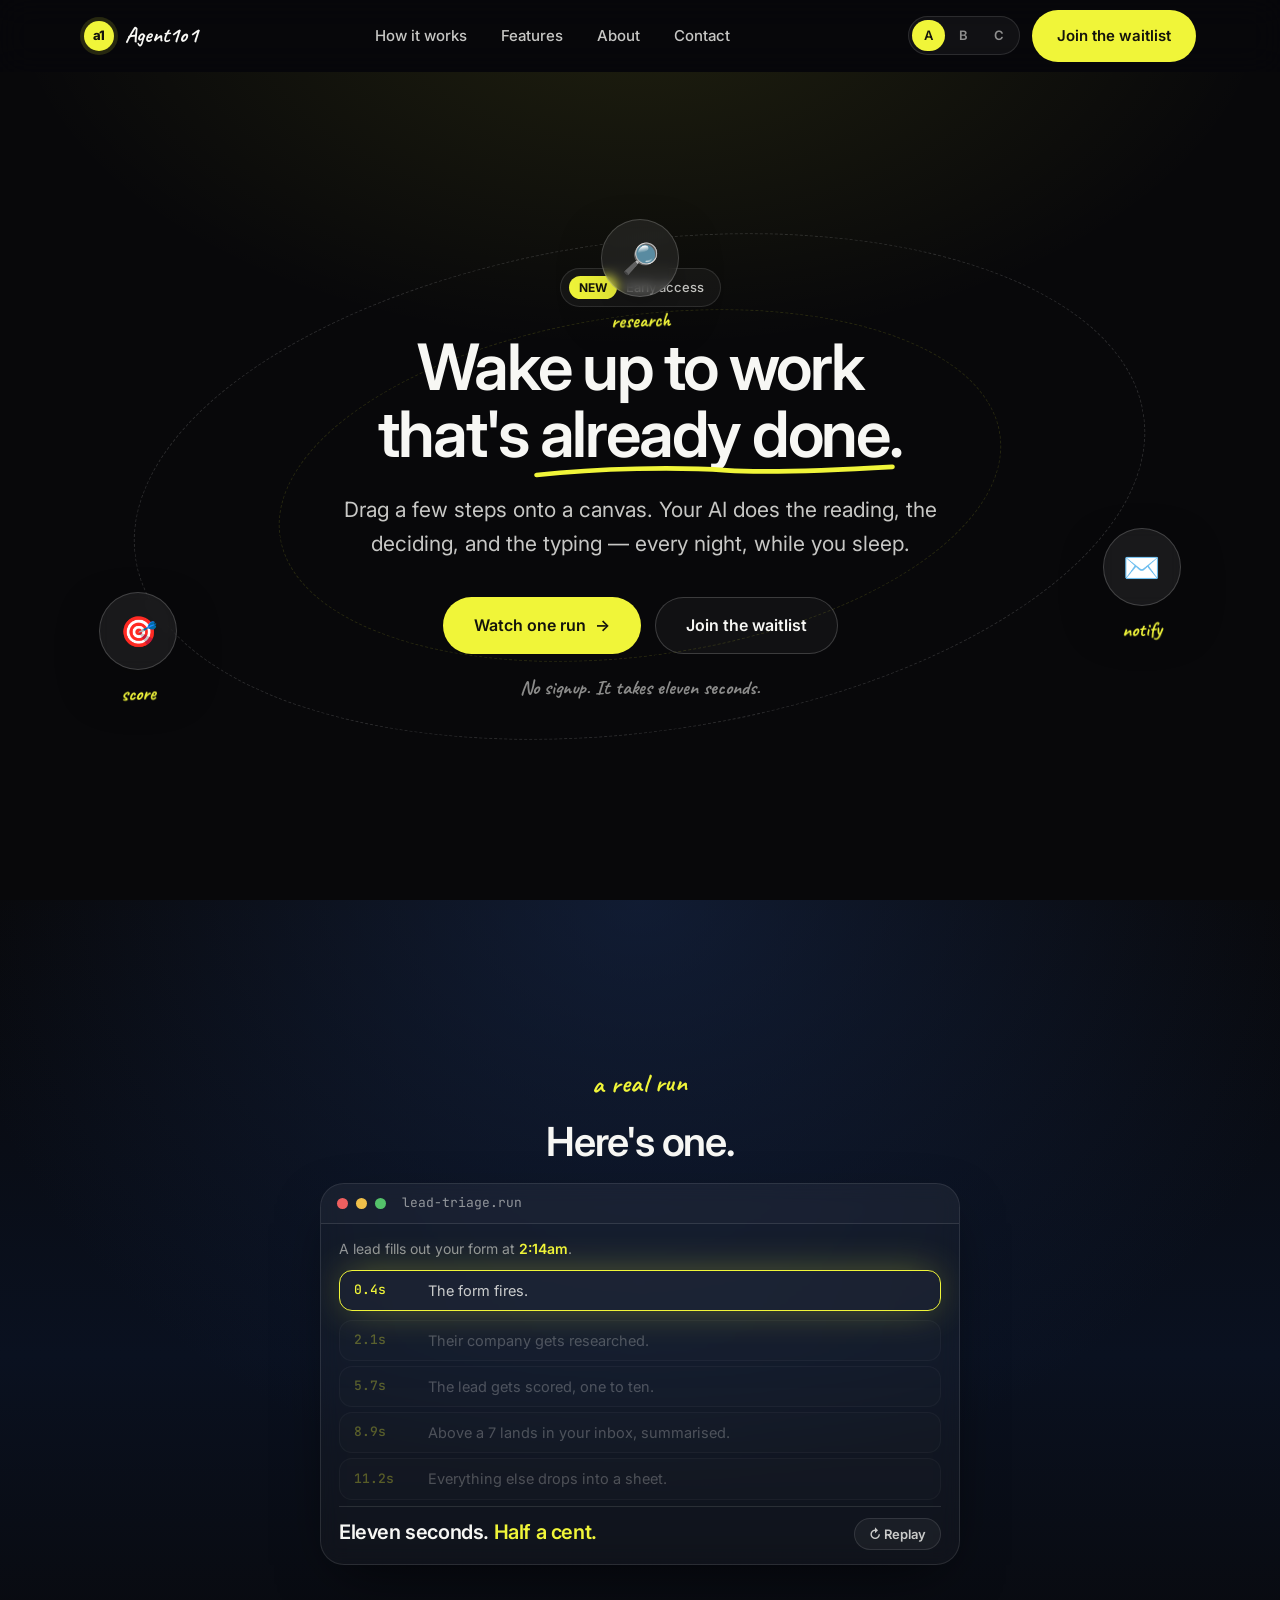
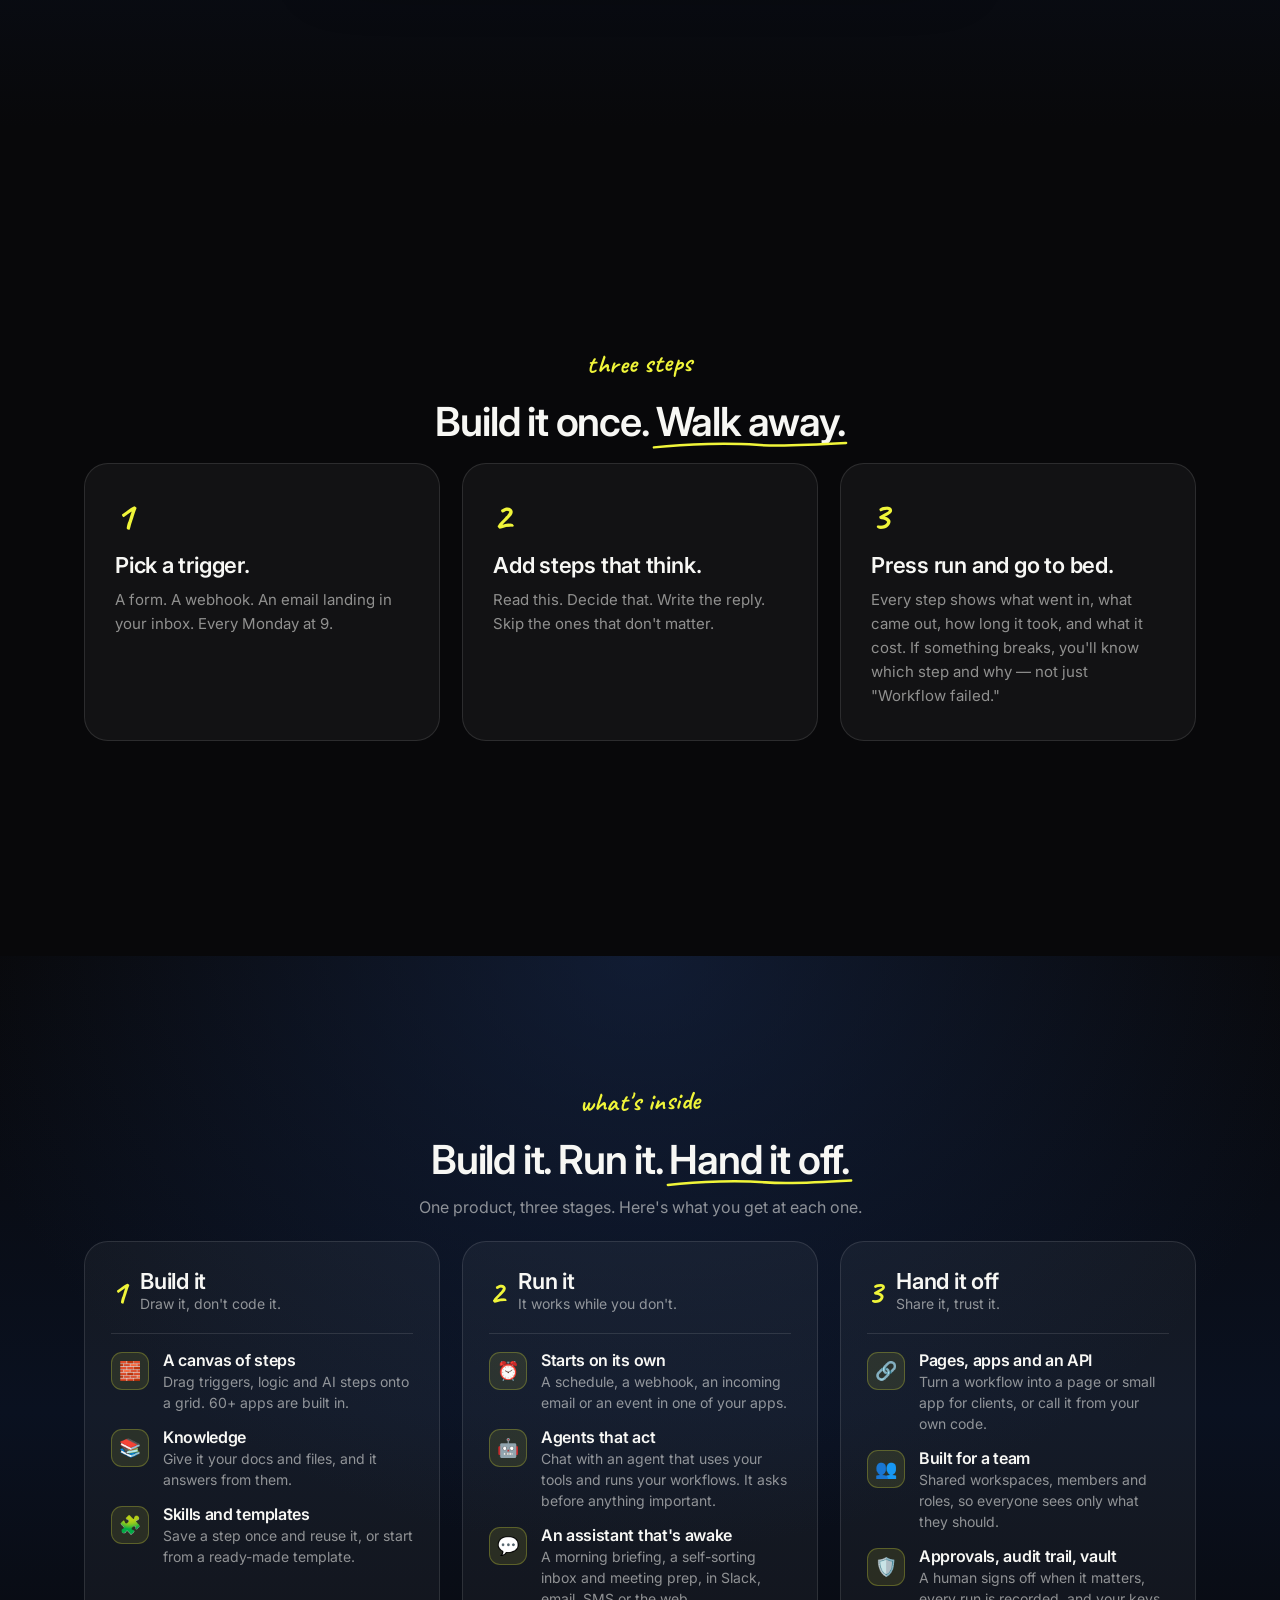
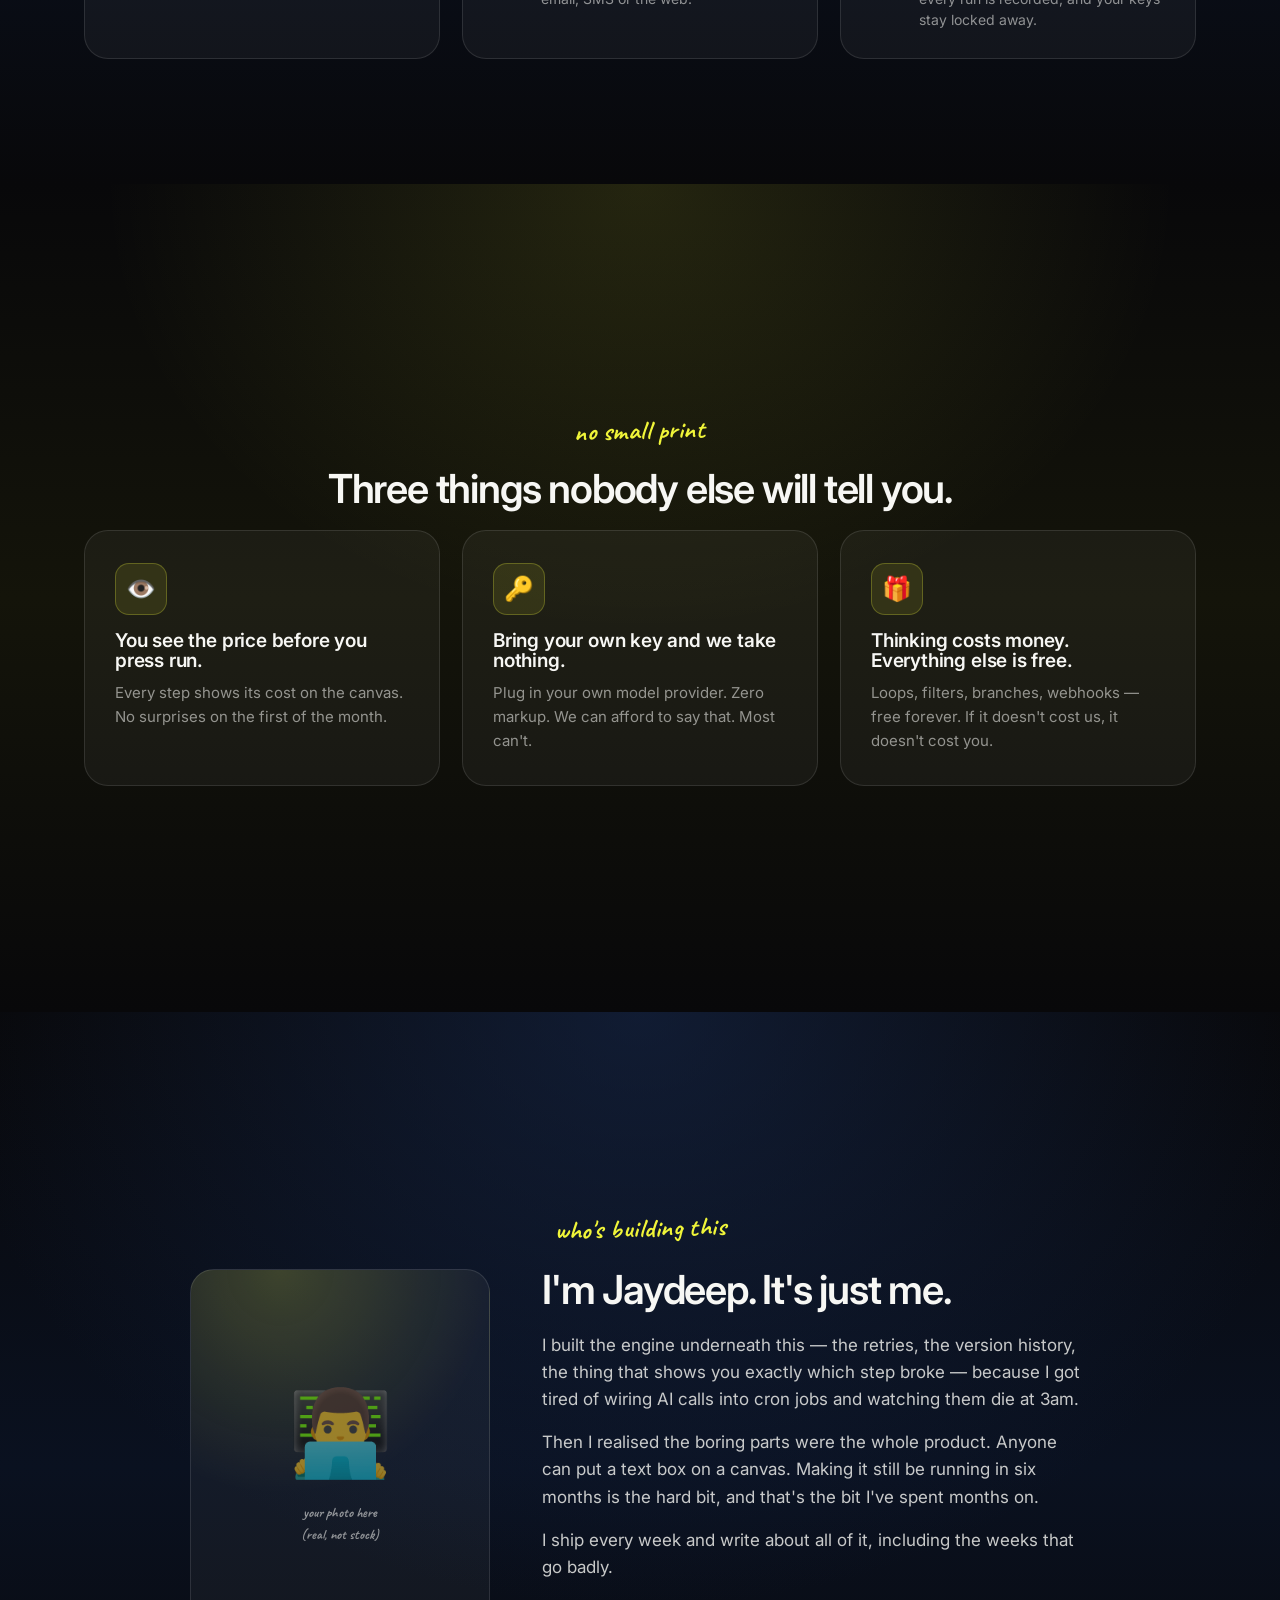
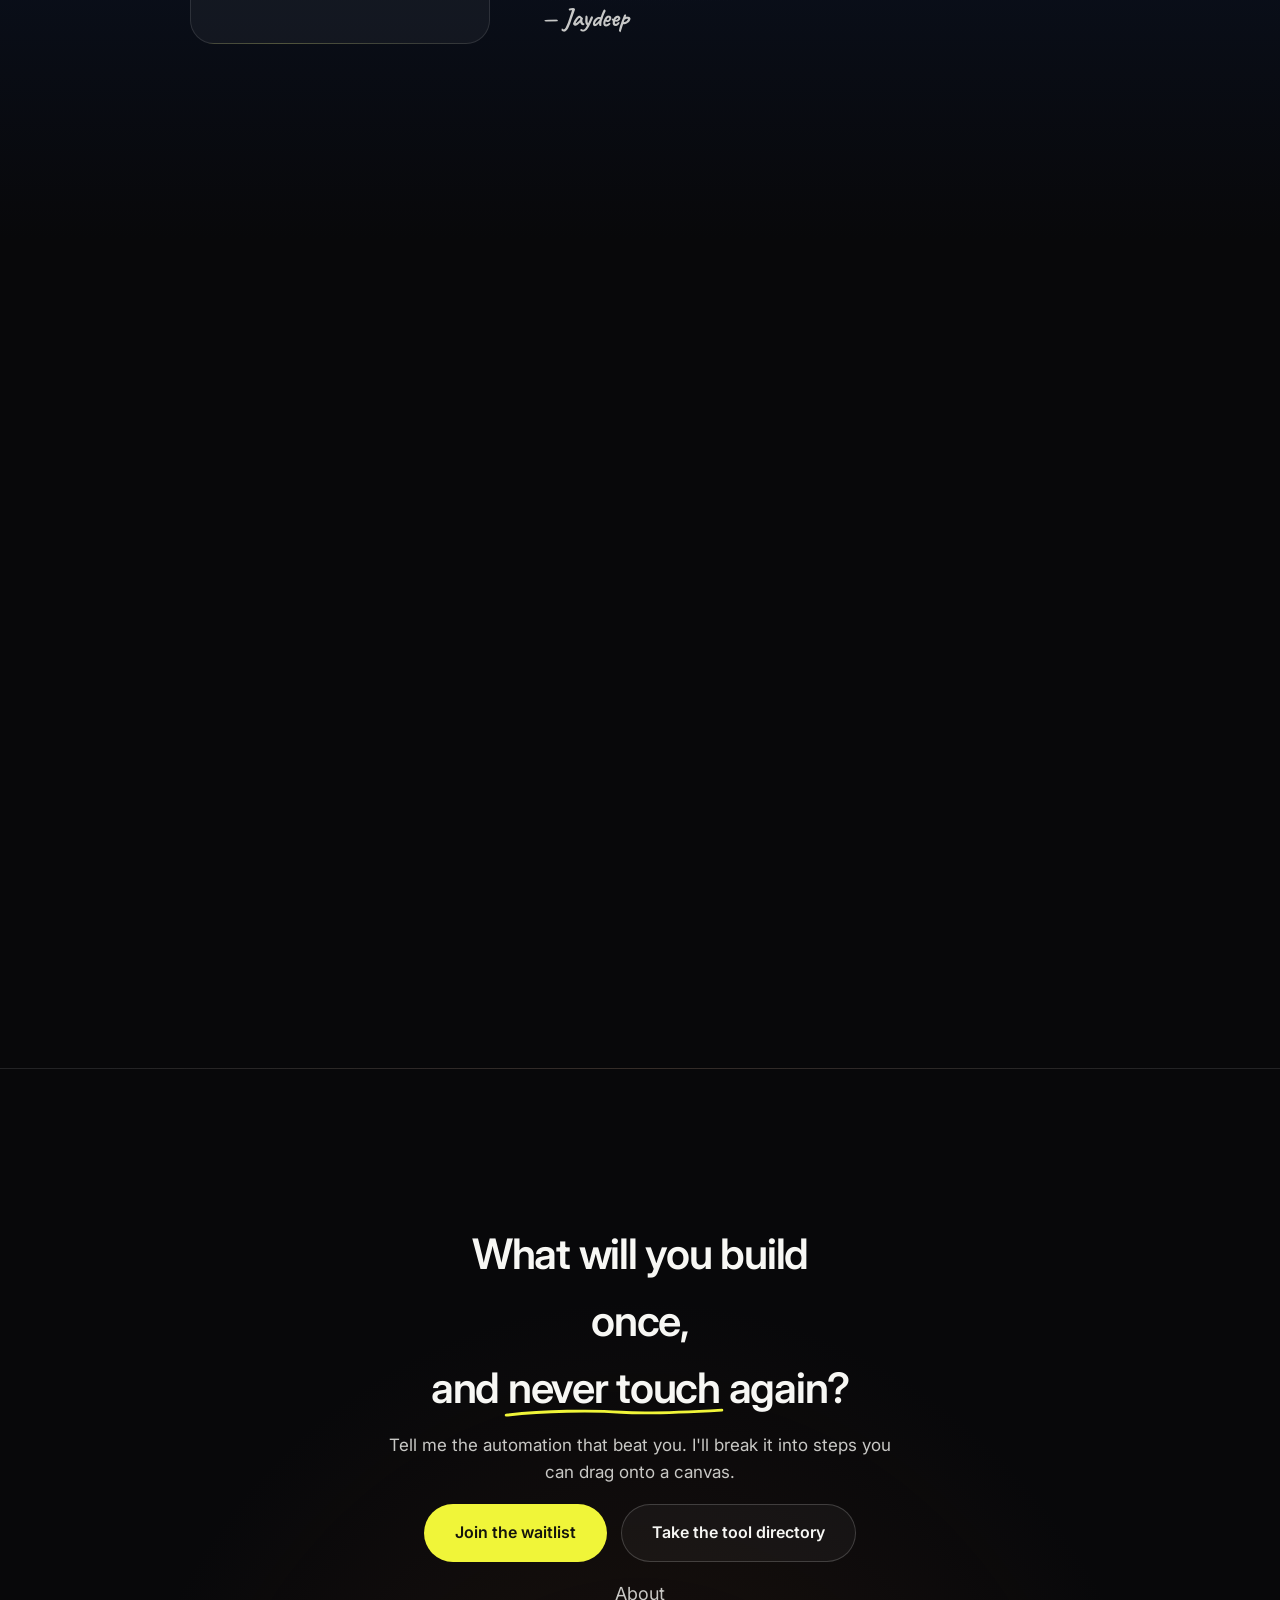
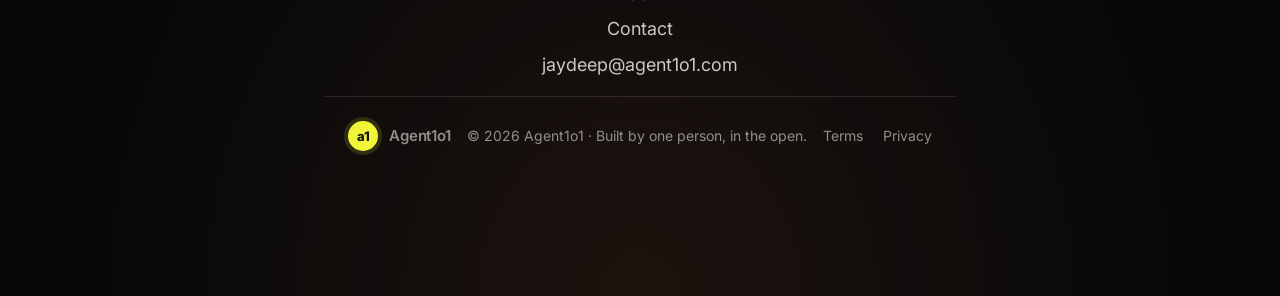
<file: index.html>
<meta charset="utf-8">
<meta name="viewport" content="width=device-width, initial-scale=1">
<title>Agent1o1 — Wake up to work that's already done</title>
<meta name="description" content="Drag a few steps onto a canvas. Your AI does the reading, the deciding, and the typing — every night, while you sleep. Join the waitlist.">
<link rel="preconnect" href="https://fonts.googleapis.com">
<link rel="preconnect" href="https://fonts.gstatic.com" crossorigin>
<link href="https://fonts.googleapis.com/css2?family=Inter:wght@400;500;600;700&family=Caveat:wght@600;700&family=JetBrains+Mono:wght@400;500&display=swap" rel="stylesheet">
<link rel="stylesheet" href="assets/style.css">
<link rel="icon" href="data:image/svg+xml,%3Csvg xmlns='http://www.w3.org/2000/svg' viewBox='0 0 32 32'%3E%3Ccircle cx='16' cy='16' r='16' fill='%23f0f539'/%3E%3Ctext x='16' y='22' font-size='15' font-family='Arial' font-weight='bold' text-anchor='middle' fill='%2314140c'%3Ea1%3C/text%3E%3C/svg%3E">

<body class="snap">
<!-- ============ NAV ============ -->
<nav class="nav">
  <div class="nav-inner">
    <a href="index.html" class="brand"><span class="brand-mark">a1</span> <span class="nav-label">Agent1o1</span></a>
    <div class="nav-links">
      <a href="index.html#how">How it works</a>
      <a href="index.html#features">Features</a>
      <a href="about.html">About</a>
      <a href="contact.html">Contact</a>
    </div>
    <div class="nav-cta">
      <div class="variant-switch" title="A/B test variants">
        <a href="index.html" class="on">A</a><a href="variant-b.html">B</a><a href="variant-c.html">C</a>
      </div>
      <a href="#waitlist" class="btn btn-primary">Join the waitlist</a>
    </div>
    <button class="burger" aria-label="Menu"><span></span><span></span><span></span></button>
  </div>
</nav>

<!-- ============ HERO (Variant A — The Outcome) ============ -->
<header class="hero" data-nav-label="Agent1o1">
  <div class="wrap">
    <div class="orbit">
      <div class="orbit-ring"></div>
      <div class="orbit-ring r2"></div>
      <div class="orbit-node n-top"><div class="node-av">🔎</div><span class="lbl">research</span></div>
      <div class="orbit-node n-left"><div class="node-av">🎯</div><span class="lbl">score</span></div>
      <div class="orbit-node n-right"><div class="node-av">✉️</div><span class="lbl">notify</span></div>
      <div class="orbit-core">
        <div class="hero-center">
          <span class="badge"><b>NEW</b> Early access</span>
          <h1 class="display">Wake up to work<br>that's <span class="scribble">already done</span>.</h1>
          <p class="hero-sub">Drag a few steps onto a canvas. Your AI does the reading, the deciding, and the typing — every night, while you sleep.</p>
          <div class="hero-actions">
            <a href="#demo" class="btn btn-primary btn-lg">Watch one run <span class="arrow">→</span></a>
            <a href="#waitlist" class="btn btn-ghost btn-lg">Join the waitlist</a>
          </div>
          <p class="hero-note">No signup. It takes eleven seconds.</p>
        </div>
      </div>
    </div>
  </div>
</header>

<!-- ============ Here's one (demo) ============ -->
<section class="section grad-navy" id="demo" data-nav-label="Here's one">
  <div class="wrap">
    <div class="sec-head reveal">
      <span class="eyebrow">a real run</span>
      <h2>Here's one.</h2>
      <p>A lead fills out your form at 2:14am. Half a cent of thinking, done end to end while you were asleep.</p>
    </div>
    <div class="demo reveal">
      <div class="demo-bar">
        <span class="dot"></span><span class="dot"></span><span class="dot"></span>
        <span class="demo-title">lead-triage.run</span>
      </div>
      <div class="demo-body">
        <p class="demo-lead">A lead fills out your form at <b>2:14am</b>.</p>
        <ul class="run">
          <li data-delay="400"><span class="t">0.4s</span><span class="txt">The form fires.</span><span class="check">✓</span></li>
          <li data-delay="2100"><span class="t">2.1s</span><span class="txt">Their company gets researched.</span><span class="check">✓</span></li>
          <li data-delay="5700"><span class="t">5.7s</span><span class="txt">The lead gets scored, one to ten.</span><span class="check">✓</span></li>
          <li data-delay="8900"><span class="t">8.9s</span><span class="txt">Above a 7 lands in your inbox, summarised.</span><span class="check">✓</span></li>
          <li data-delay="11200"><span class="t">11.2s</span><span class="txt">Everything else drops into a sheet.</span><span class="check">✓</span></li>
        </ul>
        <div class="demo-foot">
          <div>
            <div class="big">Eleven seconds. <span>Half a cent.</span></div>
            <div class="sub">A real run. Those are the real numbers. You were asleep.</div>
          </div>
          <button class="demo-replay">↻ Replay</button>
        </div>
      </div>
    </div>
  </div>
</section>

<!-- ============ SHARED: How it works ============ -->
<section class="section" id="how" data-nav-label="How it works">
  <div class="wrap">
    <div class="sec-head reveal">
      <span class="eyebrow">three steps</span>
      <h2>Build it once. <span class="scribble">Walk away.</span></h2>
    </div>
    <div class="steps">
      <div class="step reveal"><div class="idx">1</div><h3>Pick a trigger.</h3><p>A form. A webhook. An email landing in your inbox. Every Monday at 9.</p></div>
      <div class="step reveal"><div class="idx">2</div><h3>Add steps that think.</h3><p>Read this. Decide that. Write the reply. Skip the ones that don't matter.</p></div>
      <div class="step reveal"><div class="idx">3</div><h3>Press run and go to bed.</h3><p>Every step shows what went in, what came out, how long it took, and what it cost. If something breaks, you'll know which step and why — not just "Workflow failed."</p></div>
    </div>
  </div>
</section>

<!-- ============ SHARED: Features by stage ============ -->
<section class="section grad-navy" id="features" data-nav-label="What's inside">
  <div class="wrap">
    <div class="sec-head reveal">
      <span class="eyebrow">what's inside</span>
      <h2>Build it. Run it. <span class="scribble">Hand it off.</span></h2>
      <p>One product, three stages. Here's what you get at each one.</p>
    </div>
    <div class="stages">
      <div class="stage reveal"><div class="stage-head"><span class="stage-n">1</span><div><h3>Build it</h3><p>Draw it, don't code it.</p></div></div>
        <ul>
        <li><span class="si">🧱</span><div><h4>A canvas of steps</h4><p>Drag triggers, logic and AI steps onto a grid. 60+ apps are built in.</p></div></li>
        <li><span class="si">📚</span><div><h4>Knowledge</h4><p>Give it your docs and files, and it answers from them.</p></div></li>
        <li><span class="si">🧩</span><div><h4>Skills and templates</h4><p>Save a step once and reuse it, or start from a ready-made template.</p></div></li>
        </ul>
      </div>
      <div class="stage reveal"><div class="stage-head"><span class="stage-n">2</span><div><h3>Run it</h3><p>It works while you don't.</p></div></div>
        <ul>
        <li><span class="si">⏰</span><div><h4>Starts on its own</h4><p>A schedule, a webhook, an incoming email or an event in one of your apps.</p></div></li>
        <li><span class="si">🤖</span><div><h4>Agents that act</h4><p>Chat with an agent that uses your tools and runs your workflows. It asks before anything important.</p></div></li>
        <li><span class="si">💬</span><div><h4>An assistant that's awake</h4><p>A morning briefing, a self-sorting inbox and meeting prep, in Slack, email, SMS or the web.</p></div></li>
        </ul>
      </div>
      <div class="stage reveal"><div class="stage-head"><span class="stage-n">3</span><div><h3>Hand it off</h3><p>Share it, trust it.</p></div></div>
        <ul>
        <li><span class="si">🔗</span><div><h4>Pages, apps and an API</h4><p>Turn a workflow into a page or small app for clients, or call it from your own code.</p></div></li>
        <li><span class="si">👥</span><div><h4>Built for a team</h4><p>Shared workspaces, members and roles, so everyone sees only what they should.</p></div></li>
        <li><span class="si">🛡️</span><div><h4>Approvals, audit trail, vault</h4><p>A human signs off when it matters, every run is recorded, and your keys stay locked away.</p></div></li>
        </ul>
      </div>
    </div>
  </div>
</section>

<!-- ============ SHARED: Promises ============ -->
<section class="section grad-brand" id="promises" data-nav-label="No small print">
  <div class="wrap">
    <div class="sec-head reveal">
      <span class="eyebrow">no small print</span>
      <h2>Three things nobody else will tell you.</h2>
    </div>
    <div class="promises">
      <div class="promise reveal"><div class="pico">👁️</div><h3>You see the price before you press run.</h3><p>Every step shows its cost on the canvas. No surprises on the first of the month.</p></div>
      <div class="promise reveal"><div class="pico">🔑</div><h3>Bring your own key and we take nothing.</h3><p>Plug in your own model provider. Zero markup. We can afford to say that. Most can't.</p></div>
      <div class="promise reveal"><div class="pico">🎁</div><h3>Thinking costs money. Everything else is free.</h3><p>Loops, filters, branches, webhooks — free forever. If it doesn't cost us, it doesn't cost you.</p></div>
    </div>
  </div>
</section>

<!-- ============ SHARED: Founder ============ -->
<section class="section grad-navy" data-nav-label="Who's building this">
  <div class="wrap">
    <div class="sec-head reveal"><span class="eyebrow">who's building this</span></div>
    <div class="founder reveal">
      <div class="founder-photo"><div class="ph"><div class="avatar">👨‍💻</div>your photo here<br>(real, not stock)</div></div>
      <div class="founder-body">
        <h2>I'm Jaydeep. It's just me.</h2>
        <p>I built the engine underneath this — the retries, the version history, the thing that shows you exactly which step broke — because I got tired of wiring AI calls into cron jobs and watching them die at 3am.</p>
        <p>Then I realised the boring parts were the whole product. Anyone can put a text box on a canvas. Making it still be running in six months is the hard bit, and that's the bit I've spent months on.</p>
        <p>I ship every week and write about all of it, including the weeks that go badly.</p>
        <p class="sig">— Jaydeep</p>
      </div>
    </div>
  </div>
</section>

<!-- ============ SHARED: Waitlist ============ -->
<section class="section" id="waitlist" data-nav-label="Early access">
  <div class="wrap">
    <div class="cta-band reveal">
      <div class="wl-intro">
        <div><span class="eyebrow">early access</span></div>
        <h2>Be first in when it opens.</h2>
        <p>I'm one person, so I'm letting people in a small group at a time and talking to every one of them. Join the waitlist and you get me: replying to your emails, building the workflow you asked for, and showing you what's shipping first.</p>
        <form class="wl-form">
          <input type="email" placeholder="you@company.com" required aria-label="Email">
          <button class="btn btn-primary btn-lg" type="submit">Join the waitlist</button>
        </form>
        <p class="wl-note">No spam, ever. One email when it opens.</p>
      </div>
      <div class="wl-success">
        <h2 style="margin-bottom:8px">You're on the list.</h2>
        <p style="color:var(--ink-2);margin-bottom:26px;max-width:54ch;margin-left:auto;margin-right:auto"><b style="color:var(--ink)">Now tell me the one that beat you.</b> What's the automation you gave up on — the one that broke, or the one you never started because it was going to be too much work? Don't polish it. Just tell me what it was supposed to do.</p>
        <form style="max-width:500px;margin:0 auto">
          <textarea placeholder="It was supposed to…" aria-label="Your automation"></textarea>
          <div style="display:flex;gap:14px;align-items:center;justify-content:center;flex-wrap:wrap">
            <button class="btn btn-primary btn-lg" type="submit">Send it</button>
            <a href="#" data-skip class="btn-link">or skip</a>
          </div>
        </form>
        <p class="wl-note">I'm building the best ones as templates. Free, with your name on them.</p>
      </div>
    </div>
  </div>
</section>

<!-- ============ FOOTER ============ -->
<footer class="footer" data-nav-label="Start today">
  <div class="wrap">
    <p class="foot-cta reveal">What will you build once,<br>and <span class="scribble">never touch</span> again?</p>
    <p class="foot-sub reveal">Tell me the automation that beat you. I'll break it into steps you can drag onto a canvas.</p>
    <div class="hero-actions reveal" style="justify-content:center">
      <a href="#waitlist" class="btn btn-primary btn-lg">Join the waitlist</a>
      <a href="variant-c.html" class="btn btn-ghost btn-lg">Take the tool directory</a>
    </div>
    <div class="foot-links">
      <a href="about.html">About</a>
      <a href="contact.html">Contact</a>
      <a href="mailto:jaydeep@agent1o1.com">jaydeep@agent1o1.com</a>
    </div>
  </div>
  <div class="footer-bottom">
    <a href="index.html" class="brand"><span class="brand-mark">a1</span> Agent1o1</a>
    <span>© 2026 Agent1o1 · Built by one person, in the open.</span>
    <span class="footer-bottom-links"><a href="terms.html">Terms</a><a href="privacy.html">Privacy</a></span>
  </div>
</footer>

<script src="assets/script.js"></script>
</file>
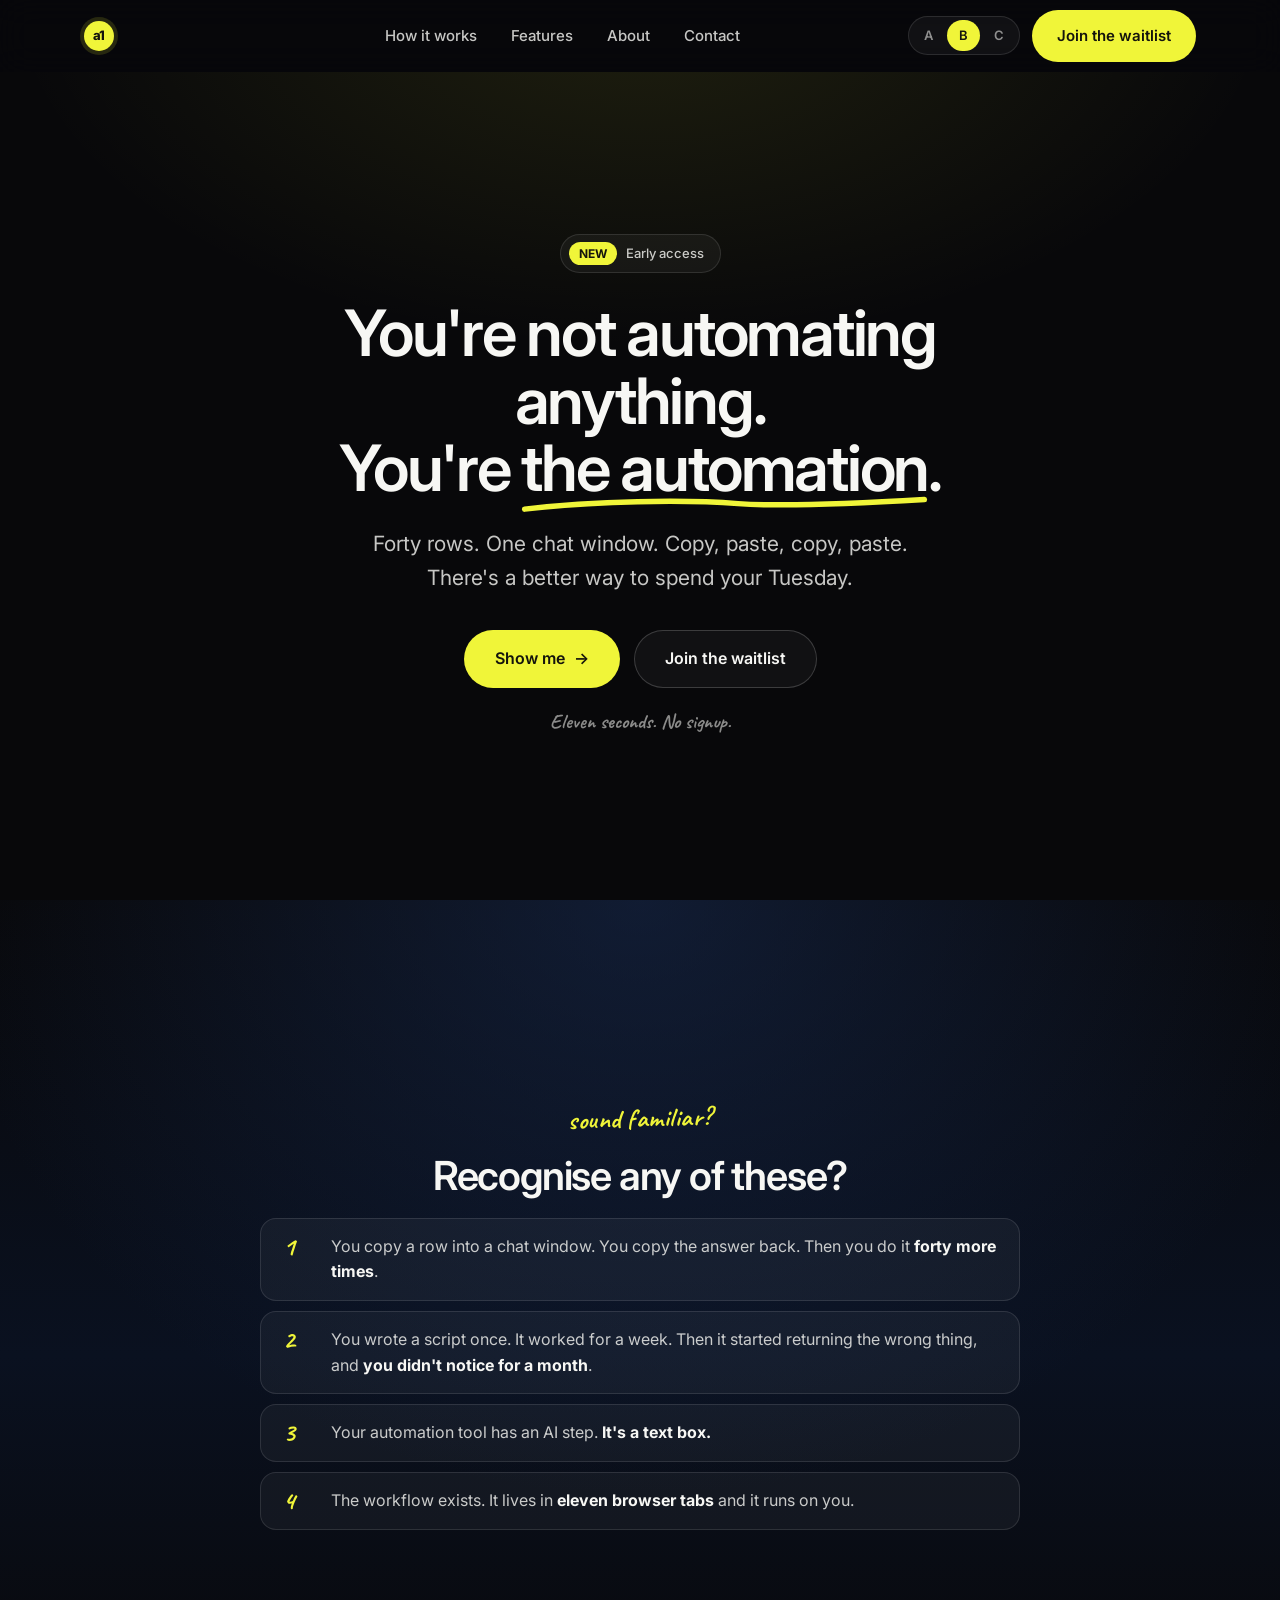
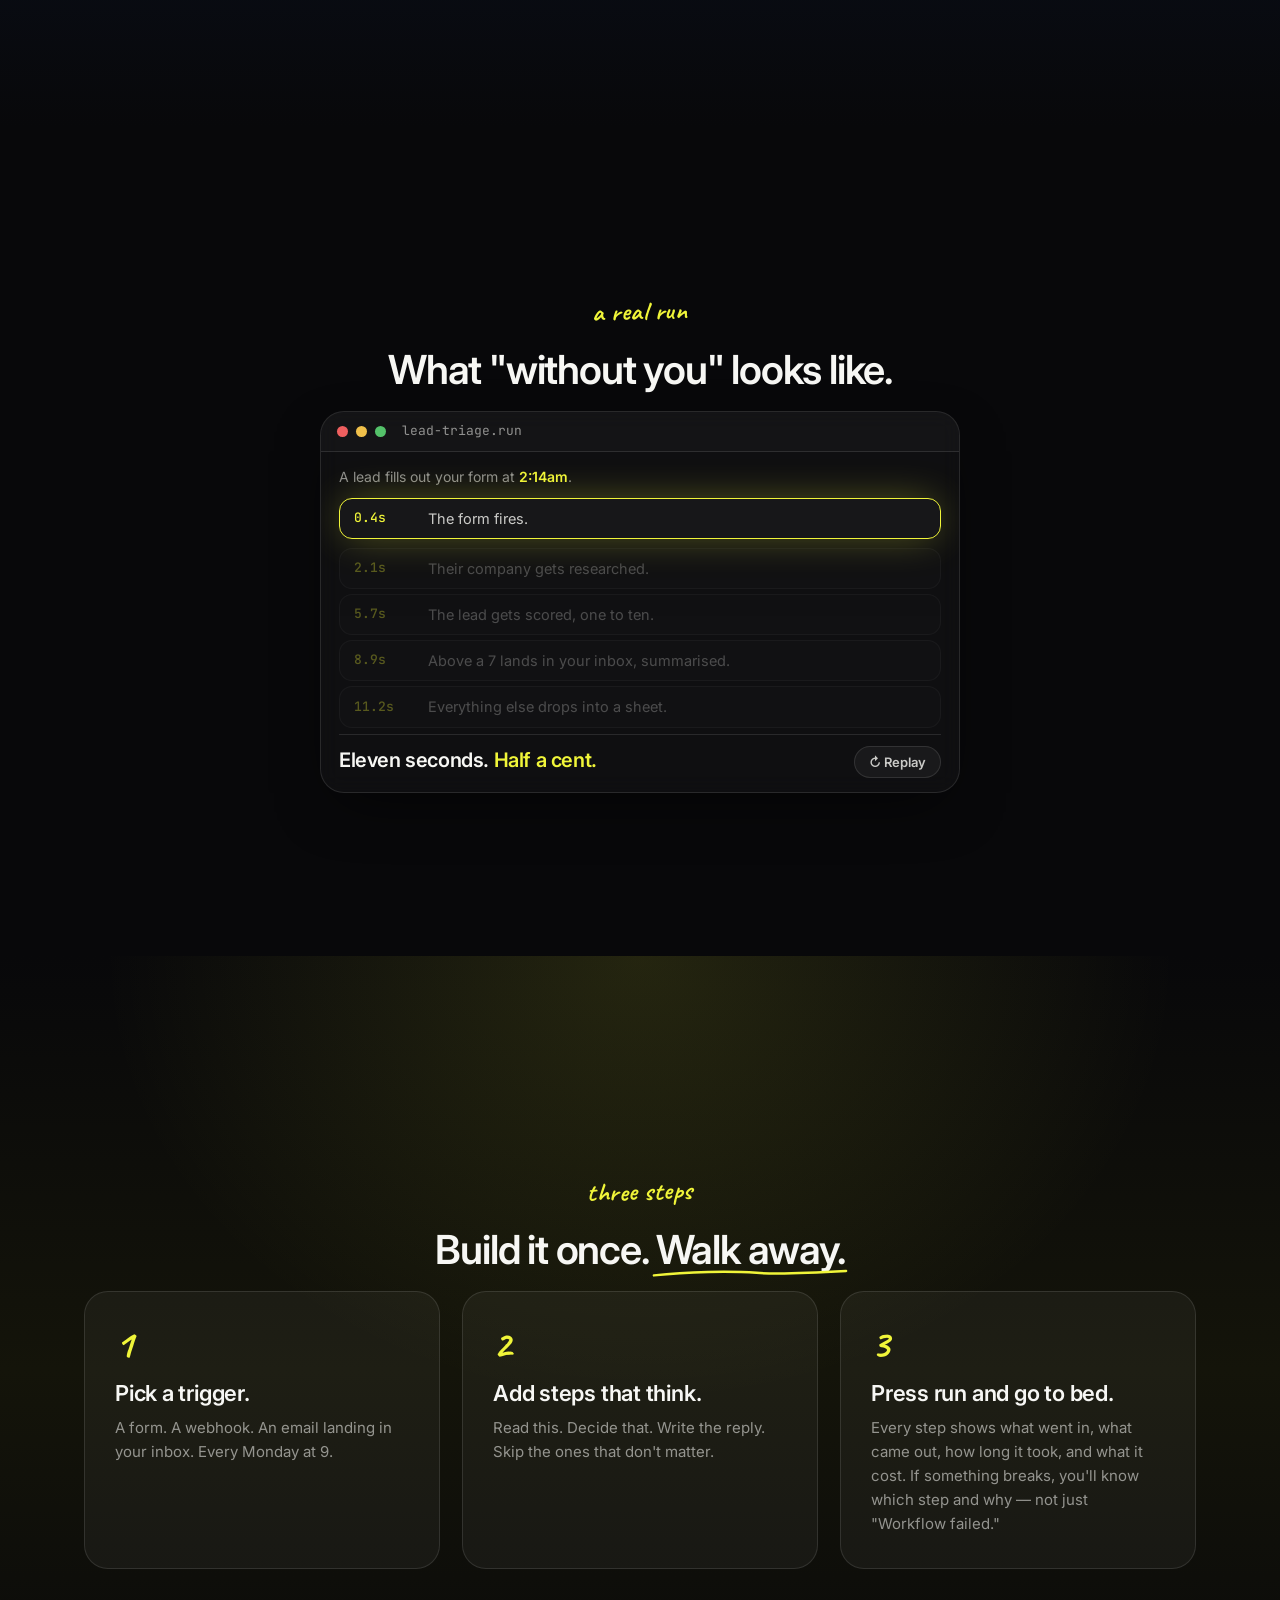
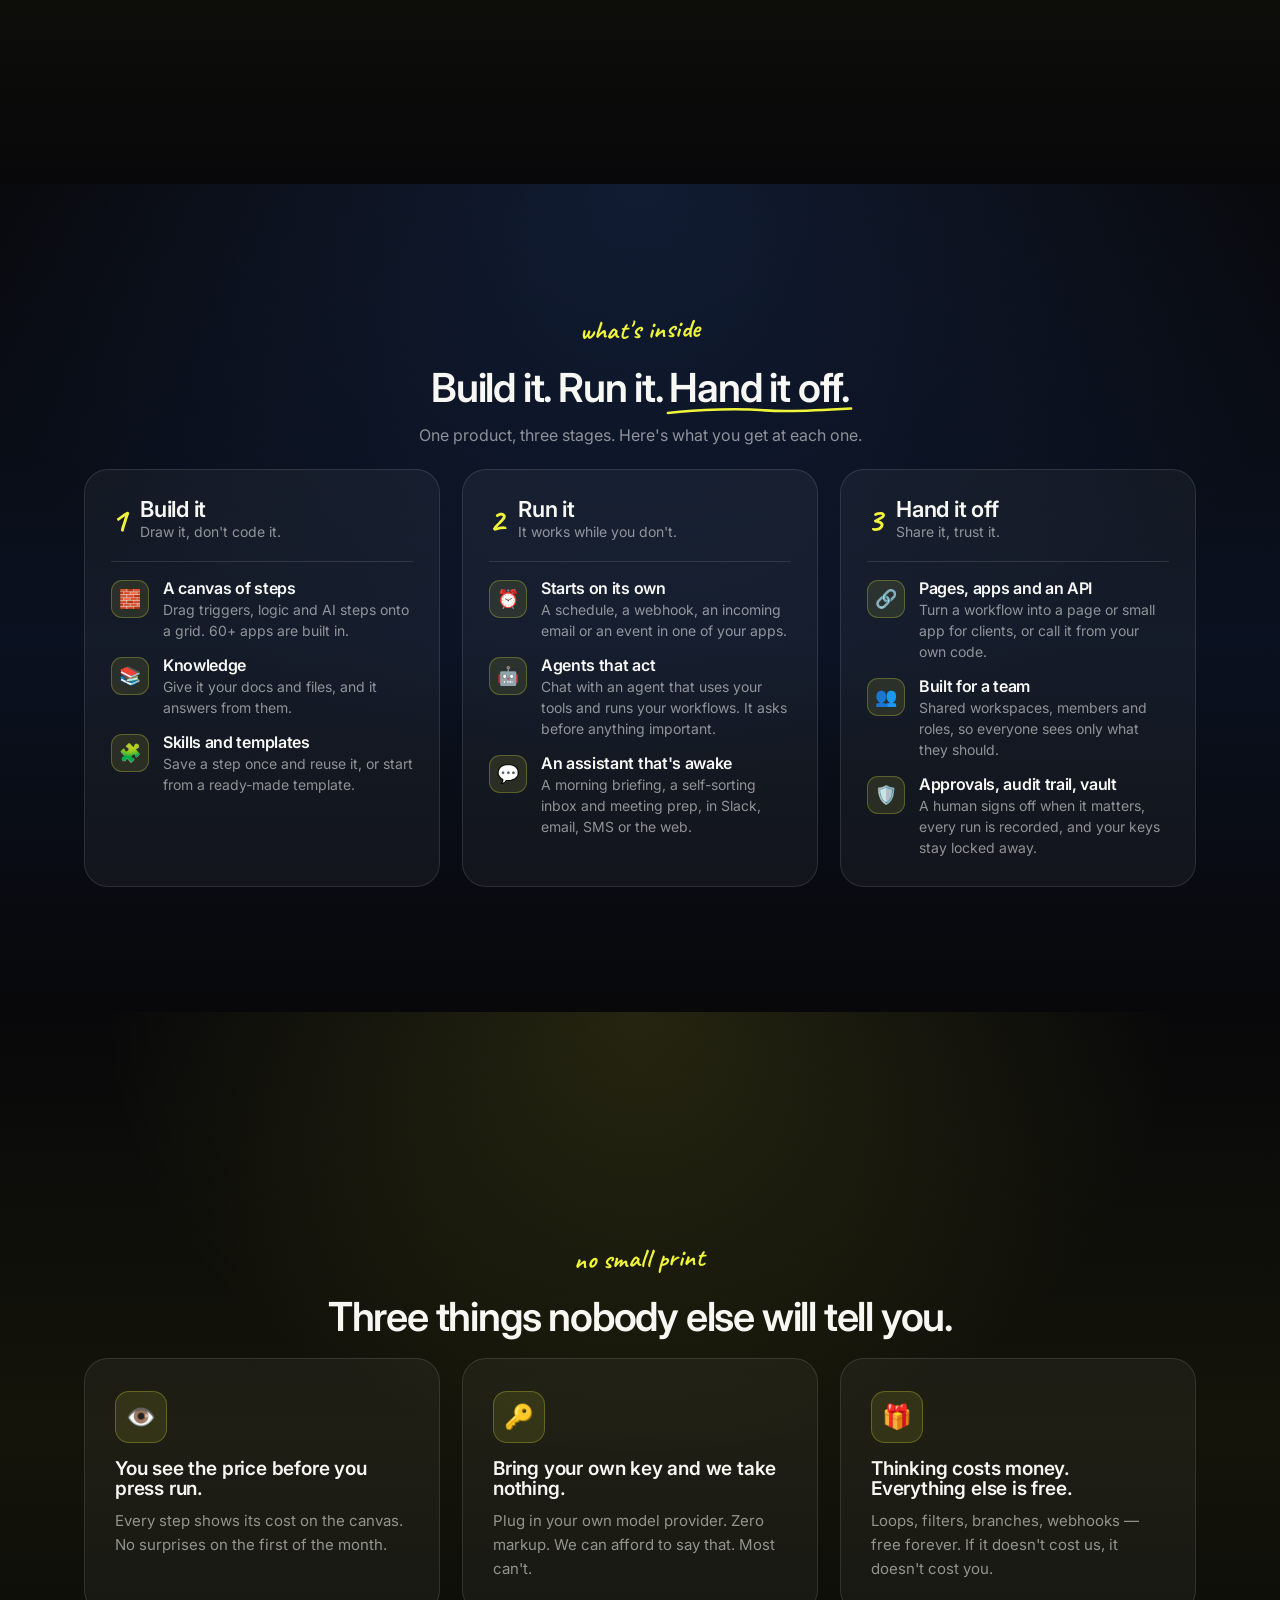
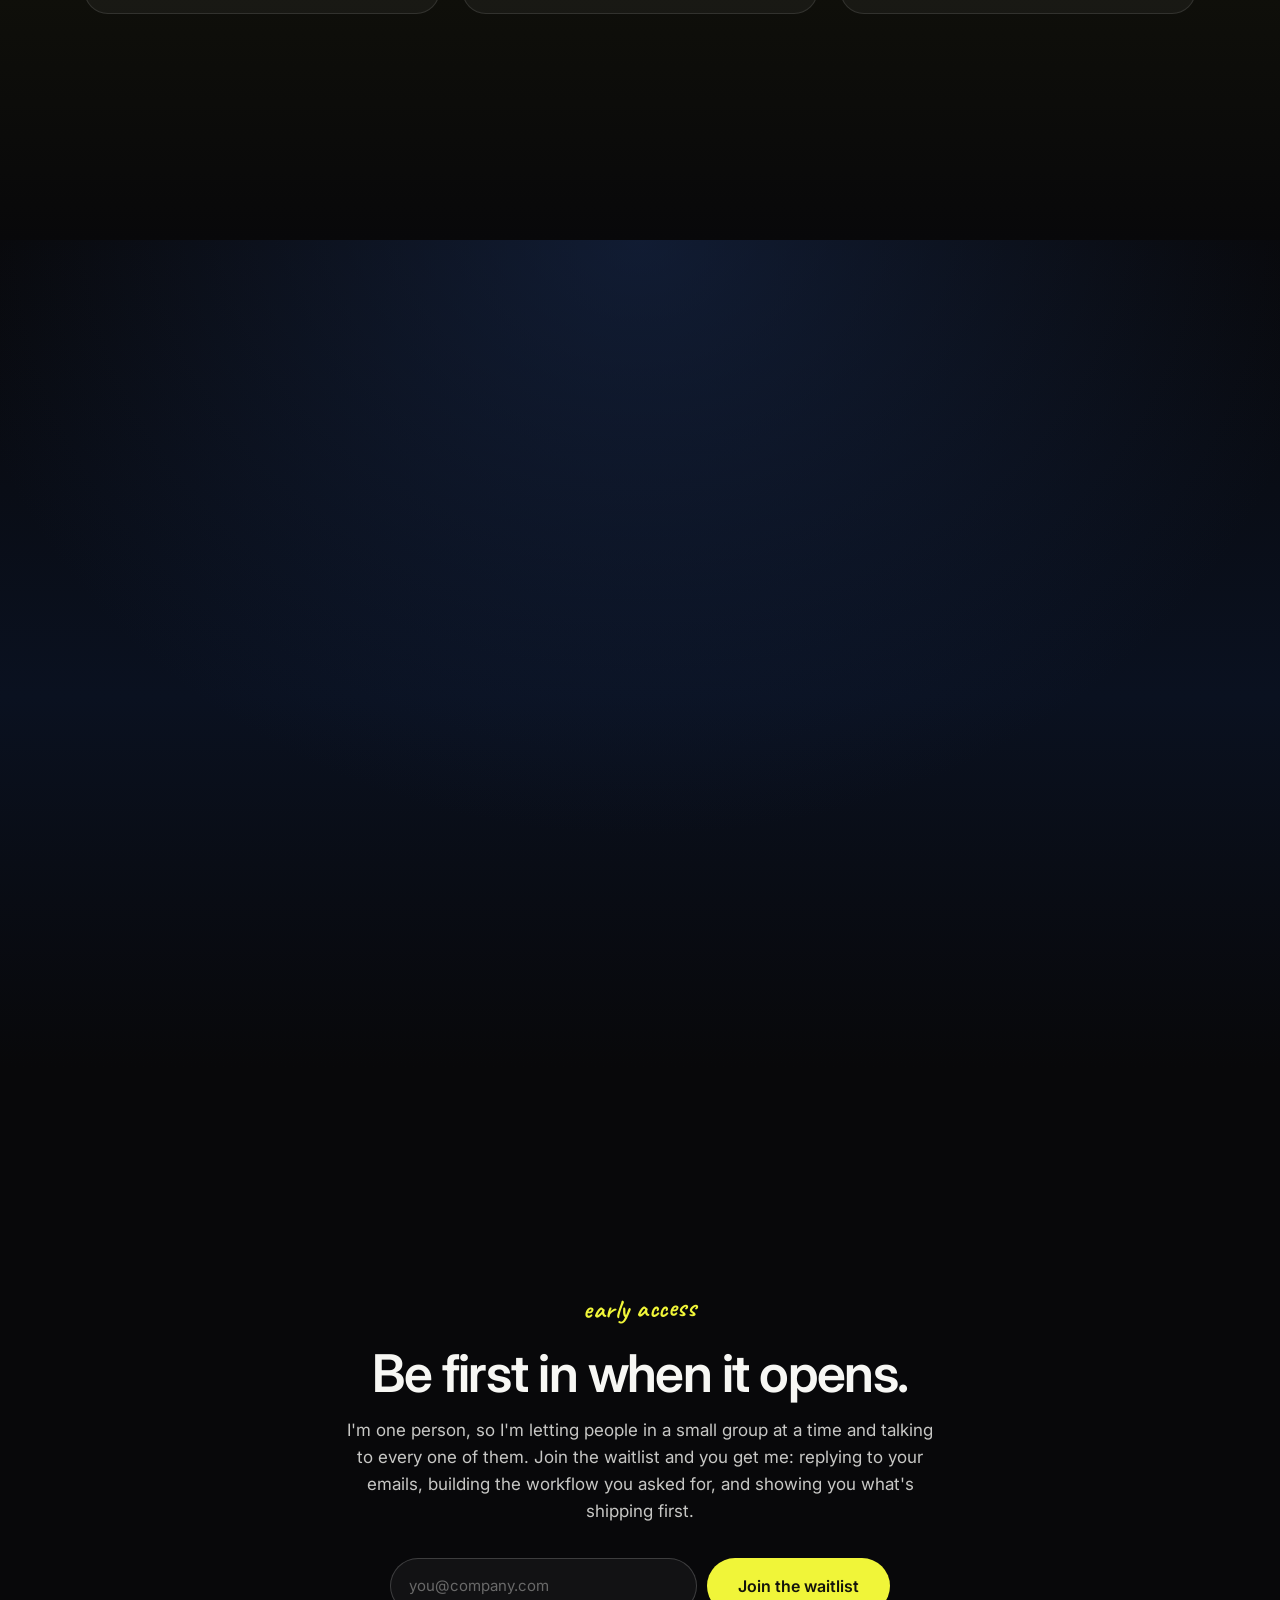
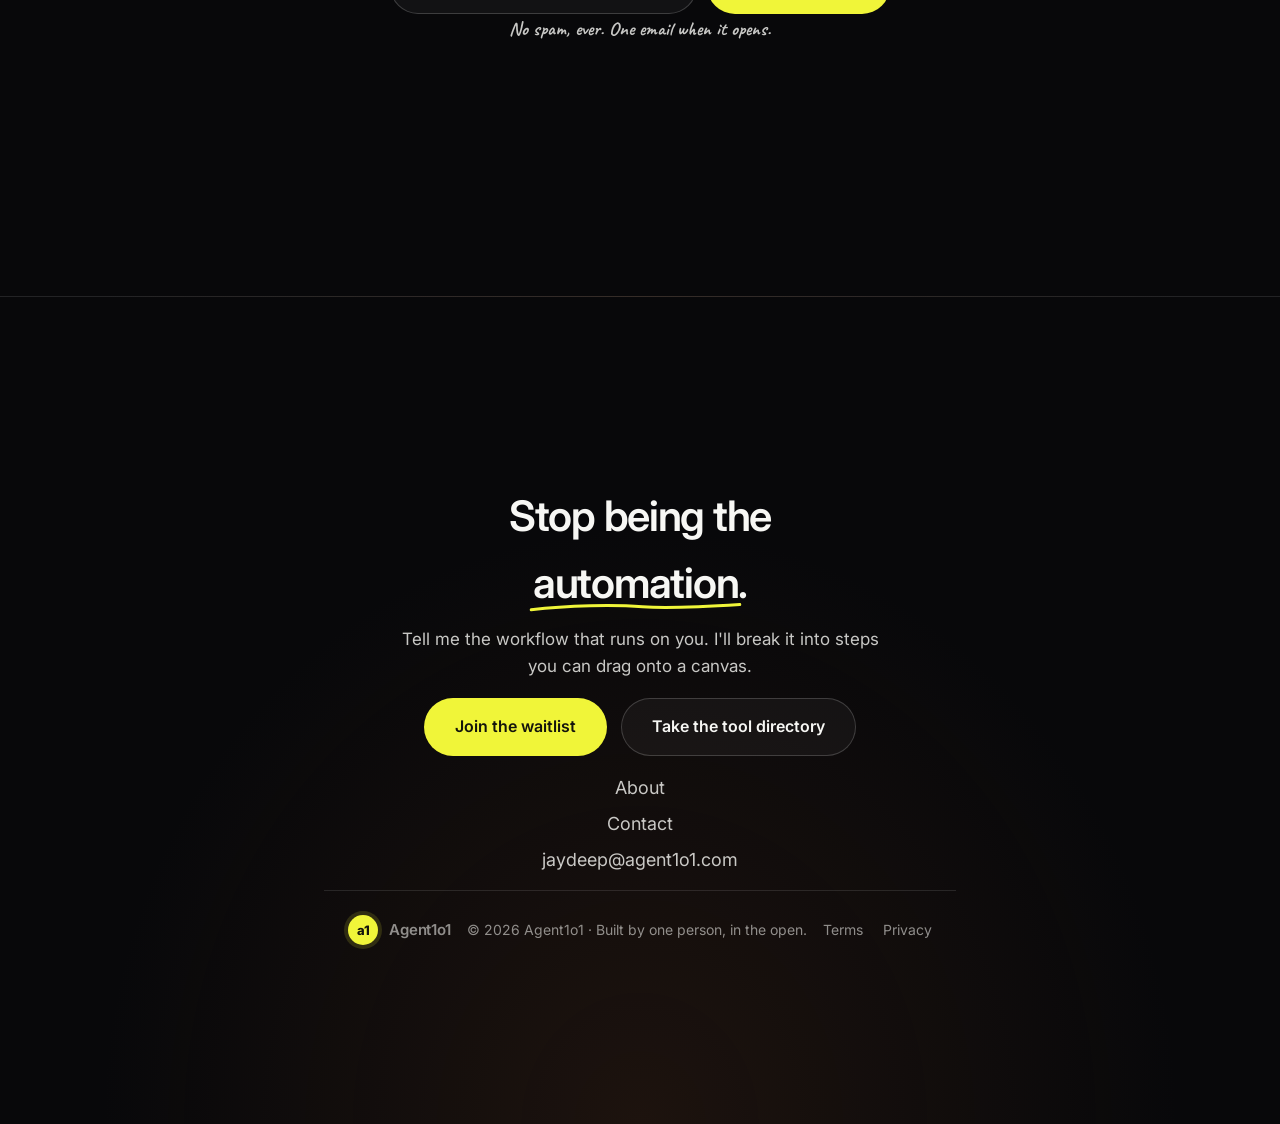
<file: variant-b.html>
<meta charset="utf-8">
<meta name="viewport" content="width=device-width, initial-scale=1">
<title>Agent1o1 — You're not automating anything. You're the automation.</title>
<meta name="description" content="Forty rows. One chat window. Copy, paste, copy, paste. Build it once. Let it run without you.">
<link rel="preconnect" href="https://fonts.googleapis.com">
<link rel="preconnect" href="https://fonts.gstatic.com" crossorigin>
<link href="https://fonts.googleapis.com/css2?family=Inter:wght@400;500;600;700&family=Caveat:wght@600;700&family=JetBrains+Mono:wght@400;500&display=swap" rel="stylesheet">
<link rel="stylesheet" href="assets/style.css">
<link rel="icon" href="data:image/svg+xml,%3Csvg xmlns='http://www.w3.org/2000/svg' viewBox='0 0 32 32'%3E%3Ccircle cx='16' cy='16' r='16' fill='%23f0f539'/%3E%3Ctext x='16' y='22' font-size='15' font-family='Arial' font-weight='bold' text-anchor='middle' fill='%2314140c'%3Ea1%3C/text%3E%3C/svg%3E">

<body class="snap">
<!-- ============ NAV ============ -->
<nav class="nav">
  <div class="nav-inner">
    <a href="index.html" class="brand"><span class="brand-mark">a1</span> <span class="nav-label">Agent1o1</span></a>
    <div class="nav-links">
      <a href="variant-b.html#how">How it works</a>
      <a href="variant-b.html#features">Features</a>
      <a href="about.html">About</a>
      <a href="contact.html">Contact</a>
    </div>
    <div class="nav-cta">
      <div class="variant-switch" title="A/B test variants">
        <a href="index.html">A</a><a href="variant-b.html" class="on">B</a><a href="variant-c.html">C</a>
      </div>
      <a href="#waitlist" class="btn btn-primary">Join the waitlist</a>
    </div>
    <button class="burger" aria-label="Menu"><span></span><span></span><span></span></button>
  </div>
</nav>

<!-- ============ HERO (Variant B — The Pain) ============ -->
<header class="hero" data-nav-label="Agent1o1">
  <div class="wrap">
    <div class="hero-center">
      <span class="badge"><b>NEW</b> Early access</span>
      <h1 class="display">You're not automating anything.<br>You're <span class="scribble">the automation</span>.</h1>
      <p class="hero-sub">Forty rows. One chat window. Copy, paste, copy, paste. There's a better way to spend your Tuesday.</p>
      <div class="hero-actions">
        <a href="#recognise" class="btn btn-primary btn-lg">Show me <span class="arrow">→</span></a>
        <a href="#waitlist" class="btn btn-ghost btn-lg">Join the waitlist</a>
      </div>
      <p class="hero-note">Eleven seconds. No signup.</p>
    </div>
  </div>
</header>

<!-- ============ FIRST SECTION: Recognise any of these? ============ -->
<section class="section grad-navy" id="recognise" data-nav-label="Sound familiar?">
  <div class="wrap">
    <div class="sec-head reveal">
      <span class="eyebrow">sound familiar?</span>
      <h2>Recognise any of these?</h2>
    </div>
    <div class="pain-list">
      <div class="pain reveal"><div class="n">1</div><p>You copy a row into a chat window. You copy the answer back. Then you do it <b>forty more times</b>.</p></div>
      <div class="pain reveal"><div class="n">2</div><p>You wrote a script once. It worked for a week. Then it started returning the wrong thing, and <b>you didn't notice for a month</b>.</p></div>
      <div class="pain reveal"><div class="n">3</div><p>Your automation tool has an AI step. <b>It's a text box.</b></p></div>
      <div class="pain reveal"><div class="n">4</div><p>The workflow exists. It lives in <b>eleven browser tabs</b> and it runs on you.</p></div>
    </div>
    <div class="center reveal" style="margin-top:52px">
      <p class="big-line" style="margin-bottom:28px">Build it once. <span class="scribble">Let it run</span> without you.</p>
      <a href="#demo" class="btn btn-primary btn-lg">Watch it run <span class="arrow">→</span></a>
    </div>
  </div>
</section>

<!-- ============ Demo (shared proof) ============ -->
<section class="section" id="demo" data-nav-label="A real run">
  <div class="wrap">
    <div class="sec-head reveal">
      <span class="eyebrow">a real run</span>
      <h2>What "without you" looks like.</h2>
    </div>
    <div class="demo reveal">
      <div class="demo-bar"><span class="dot"></span><span class="dot"></span><span class="dot"></span><span class="demo-title">lead-triage.run</span></div>
      <div class="demo-body">
        <p class="demo-lead">A lead fills out your form at <b>2:14am</b>.</p>
        <ul class="run">
          <li data-delay="400"><span class="t">0.4s</span><span class="txt">The form fires.</span><span class="check">✓</span></li>
          <li data-delay="2100"><span class="t">2.1s</span><span class="txt">Their company gets researched.</span><span class="check">✓</span></li>
          <li data-delay="5700"><span class="t">5.7s</span><span class="txt">The lead gets scored, one to ten.</span><span class="check">✓</span></li>
          <li data-delay="8900"><span class="t">8.9s</span><span class="txt">Above a 7 lands in your inbox, summarised.</span><span class="check">✓</span></li>
          <li data-delay="11200"><span class="t">11.2s</span><span class="txt">Everything else drops into a sheet.</span><span class="check">✓</span></li>
        </ul>
        <div class="demo-foot">
          <div><div class="big">Eleven seconds. <span>Half a cent.</span></div><div class="sub">A real run. Those are the real numbers. You were asleep.</div></div>
          <button class="demo-replay">↻ Replay</button>
        </div>
      </div>
    </div>
  </div>
</section>

<!-- ============ SHARED: How it works ============ -->
<section class="section grad-brand" id="how" data-nav-label="How it works">
  <div class="wrap">
    <div class="sec-head reveal"><span class="eyebrow">three steps</span><h2>Build it once. <span class="scribble">Walk away.</span></h2></div>
    <div class="steps">
      <div class="step reveal"><div class="idx">1</div><h3>Pick a trigger.</h3><p>A form. A webhook. An email landing in your inbox. Every Monday at 9.</p></div>
      <div class="step reveal"><div class="idx">2</div><h3>Add steps that think.</h3><p>Read this. Decide that. Write the reply. Skip the ones that don't matter.</p></div>
      <div class="step reveal"><div class="idx">3</div><h3>Press run and go to bed.</h3><p>Every step shows what went in, what came out, how long it took, and what it cost. If something breaks, you'll know which step and why — not just "Workflow failed."</p></div>
    </div>
  </div>
</section>

<!-- ============ SHARED: Features by stage ============ -->
<section class="section grad-navy" id="features" data-nav-label="What's inside">
  <div class="wrap">
    <div class="sec-head reveal">
      <span class="eyebrow">what's inside</span>
      <h2>Build it. Run it. <span class="scribble">Hand it off.</span></h2>
      <p>One product, three stages. Here's what you get at each one.</p>
    </div>
    <div class="stages">
      <div class="stage reveal"><div class="stage-head"><span class="stage-n">1</span><div><h3>Build it</h3><p>Draw it, don't code it.</p></div></div>
        <ul>
        <li><span class="si">🧱</span><div><h4>A canvas of steps</h4><p>Drag triggers, logic and AI steps onto a grid. 60+ apps are built in.</p></div></li>
        <li><span class="si">📚</span><div><h4>Knowledge</h4><p>Give it your docs and files, and it answers from them.</p></div></li>
        <li><span class="si">🧩</span><div><h4>Skills and templates</h4><p>Save a step once and reuse it, or start from a ready-made template.</p></div></li>
        </ul>
      </div>
      <div class="stage reveal"><div class="stage-head"><span class="stage-n">2</span><div><h3>Run it</h3><p>It works while you don't.</p></div></div>
        <ul>
        <li><span class="si">⏰</span><div><h4>Starts on its own</h4><p>A schedule, a webhook, an incoming email or an event in one of your apps.</p></div></li>
        <li><span class="si">🤖</span><div><h4>Agents that act</h4><p>Chat with an agent that uses your tools and runs your workflows. It asks before anything important.</p></div></li>
        <li><span class="si">💬</span><div><h4>An assistant that's awake</h4><p>A morning briefing, a self-sorting inbox and meeting prep, in Slack, email, SMS or the web.</p></div></li>
        </ul>
      </div>
      <div class="stage reveal"><div class="stage-head"><span class="stage-n">3</span><div><h3>Hand it off</h3><p>Share it, trust it.</p></div></div>
        <ul>
        <li><span class="si">🔗</span><div><h4>Pages, apps and an API</h4><p>Turn a workflow into a page or small app for clients, or call it from your own code.</p></div></li>
        <li><span class="si">👥</span><div><h4>Built for a team</h4><p>Shared workspaces, members and roles, so everyone sees only what they should.</p></div></li>
        <li><span class="si">🛡️</span><div><h4>Approvals, audit trail, vault</h4><p>A human signs off when it matters, every run is recorded, and your keys stay locked away.</p></div></li>
        </ul>
      </div>
    </div>
  </div>
</section>

<!-- ============ SHARED: Promises ============ -->
<section class="section grad-brand" id="promises" data-nav-label="No small print">
  <div class="wrap">
    <div class="sec-head reveal"><span class="eyebrow">no small print</span><h2>Three things nobody else will tell you.</h2></div>
    <div class="promises">
      <div class="promise reveal"><div class="pico">👁️</div><h3>You see the price before you press run.</h3><p>Every step shows its cost on the canvas. No surprises on the first of the month.</p></div>
      <div class="promise reveal"><div class="pico">🔑</div><h3>Bring your own key and we take nothing.</h3><p>Plug in your own model provider. Zero markup. We can afford to say that. Most can't.</p></div>
      <div class="promise reveal"><div class="pico">🎁</div><h3>Thinking costs money. Everything else is free.</h3><p>Loops, filters, branches, webhooks — free forever. If it doesn't cost us, it doesn't cost you.</p></div>
    </div>
  </div>
</section>

<!-- ============ SHARED: Founder ============ -->
<section class="section grad-navy" data-nav-label="Who's building this">
  <div class="wrap">
    <div class="sec-head reveal"><span class="eyebrow">who's building this</span></div>
    <div class="founder reveal">
      <div class="founder-photo"><div class="ph"><div class="avatar">👨‍💻</div>your photo here<br>(real, not stock)</div></div>
      <div class="founder-body">
        <h2>I'm Jaydeep. It's just me.</h2>
        <p>I built the engine underneath this — the retries, the version history, the thing that shows you exactly which step broke — because I got tired of wiring AI calls into cron jobs and watching them die at 3am.</p>
        <p>Then I realised the boring parts were the whole product. Anyone can put a text box on a canvas. Making it still be running in six months is the hard bit, and that's the bit I've spent months on.</p>
        <p>I ship every week and write about all of it, including the weeks that go badly.</p>
        <p class="sig">— Jaydeep</p>
      </div>
    </div>
  </div>
</section>

<!-- ============ SHARED: Waitlist ============ -->
<section class="section" id="waitlist" data-nav-label="Early access">
  <div class="wrap">
    <div class="cta-band reveal">
      <div class="wl-intro">
        <div><span class="eyebrow">early access</span></div>
        <h2>Be first in when it opens.</h2>
        <p>I'm one person, so I'm letting people in a small group at a time and talking to every one of them. Join the waitlist and you get me: replying to your emails, building the workflow you asked for, and showing you what's shipping first.</p>
        <form class="wl-form">
          <input type="email" placeholder="you@company.com" required aria-label="Email">
          <button class="btn btn-primary btn-lg" type="submit">Join the waitlist</button>
        </form>
        <p class="wl-note">No spam, ever. One email when it opens.</p>
      </div>
      <div class="wl-success">
        <h2 style="margin-bottom:8px">You're on the list.</h2>
        <p style="color:var(--ink-2);margin-bottom:26px;max-width:54ch;margin-left:auto;margin-right:auto"><b style="color:var(--ink)">Now tell me the one that beat you.</b> What's the automation you gave up on — the one that broke, or the one you never started because it was going to be too much work? Don't polish it. Just tell me what it was supposed to do.</p>
        <form style="max-width:500px;margin:0 auto">
          <textarea placeholder="It was supposed to…" aria-label="Your automation"></textarea>
          <div style="display:flex;gap:14px;align-items:center;justify-content:center;flex-wrap:wrap">
            <button class="btn btn-primary btn-lg" type="submit">Send it</button>
            <a href="#" data-skip class="btn-link">or skip</a>
          </div>
        </form>
        <p class="wl-note">I'm building the best ones as templates. Free, with your name on them.</p>
      </div>
    </div>
  </div>
</section>

<!-- ============ FOOTER ============ -->
<footer class="footer" data-nav-label="Start today">
  <div class="wrap">
    <p class="foot-cta reveal">Stop being the <span class="scribble">automation</span>.</p>
    <p class="foot-sub reveal">Tell me the workflow that runs on you. I'll break it into steps you can drag onto a canvas.</p>
    <div class="hero-actions reveal" style="justify-content:center">
      <a href="#waitlist" class="btn btn-primary btn-lg">Join the waitlist</a>
      <a href="variant-c.html" class="btn btn-ghost btn-lg">Take the tool directory</a>
    </div>
    <div class="foot-links"><a href="about.html">About</a><a href="contact.html">Contact</a><a href="mailto:jaydeep@agent1o1.com">jaydeep@agent1o1.com</a></div>
  </div>
  <div class="footer-bottom">
    <a href="index.html" class="brand"><span class="brand-mark">a1</span> Agent1o1</a>
    <span>© 2026 Agent1o1 · Built by one person, in the open.</span>
    <span class="footer-bottom-links"><a href="terms.html">Terms</a><a href="privacy.html">Privacy</a></span>
  </div>
</footer>

<script src="assets/script.js"></script>
</file>
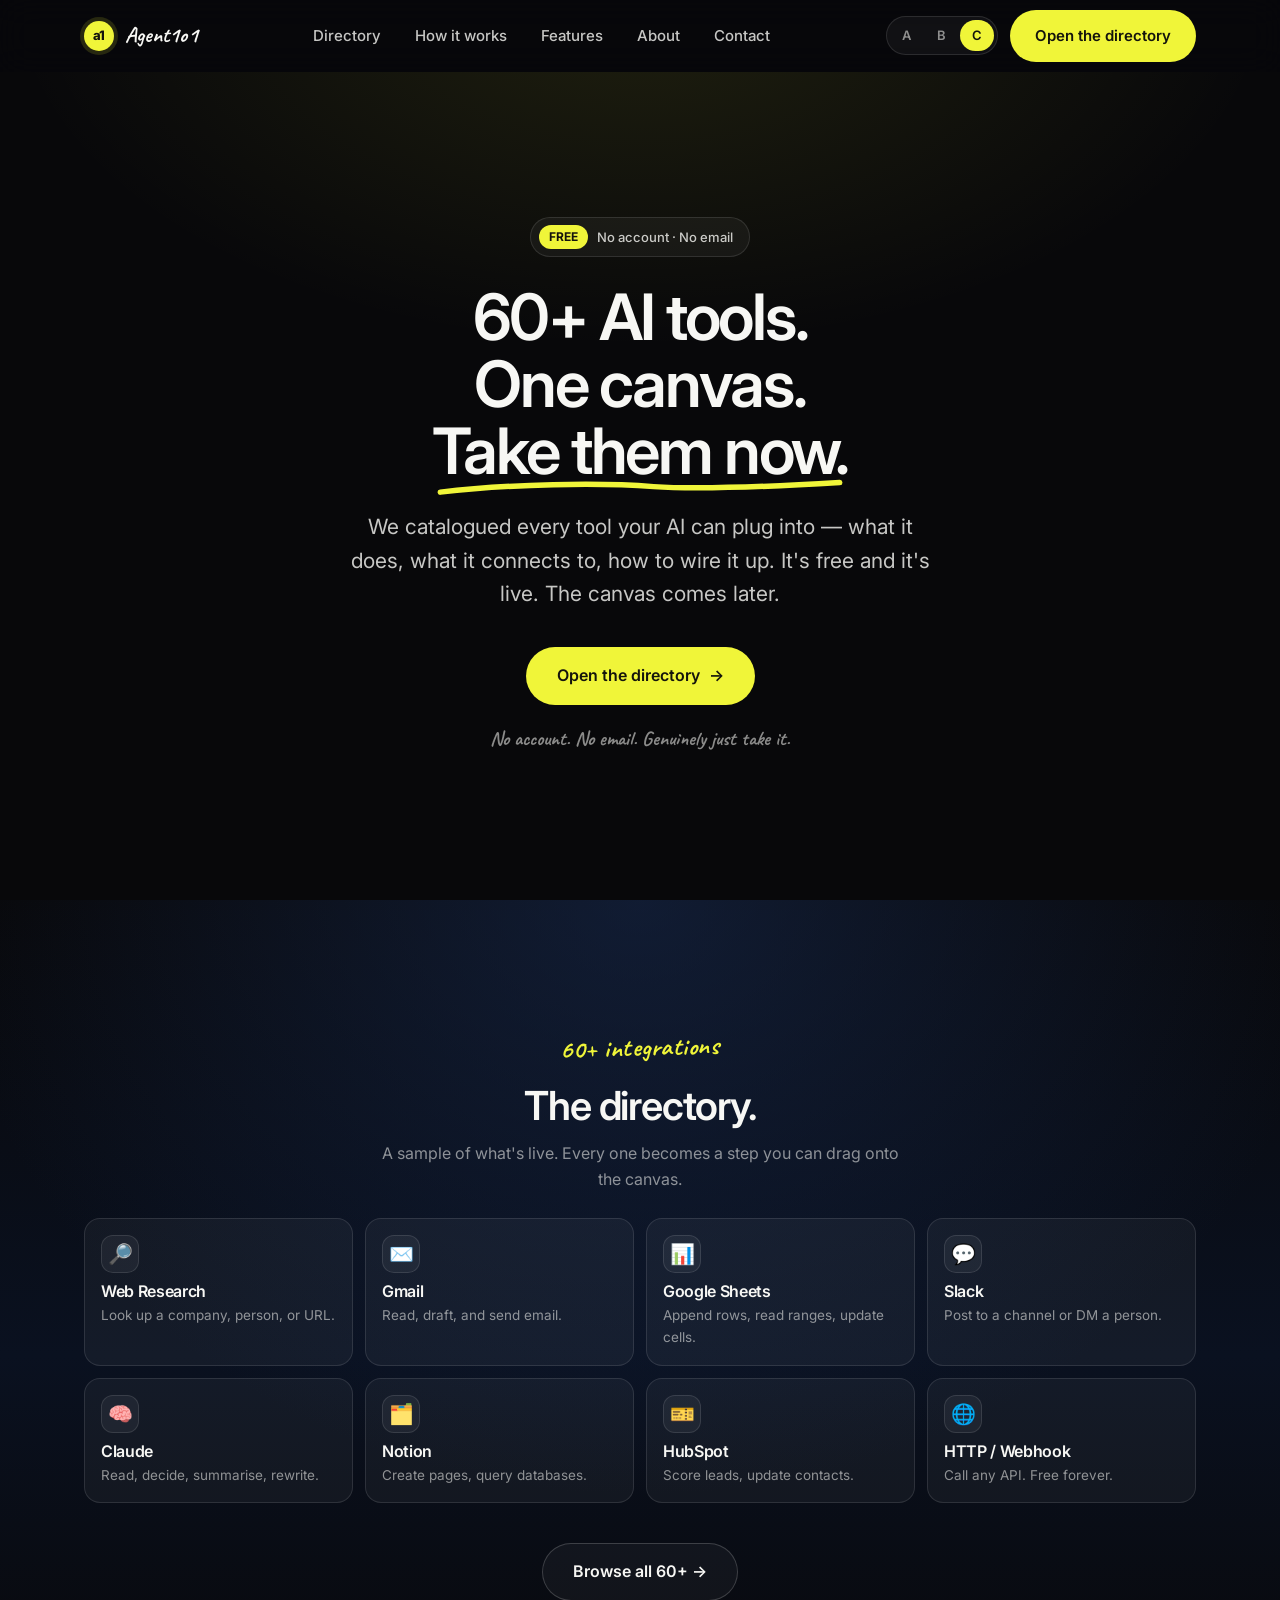
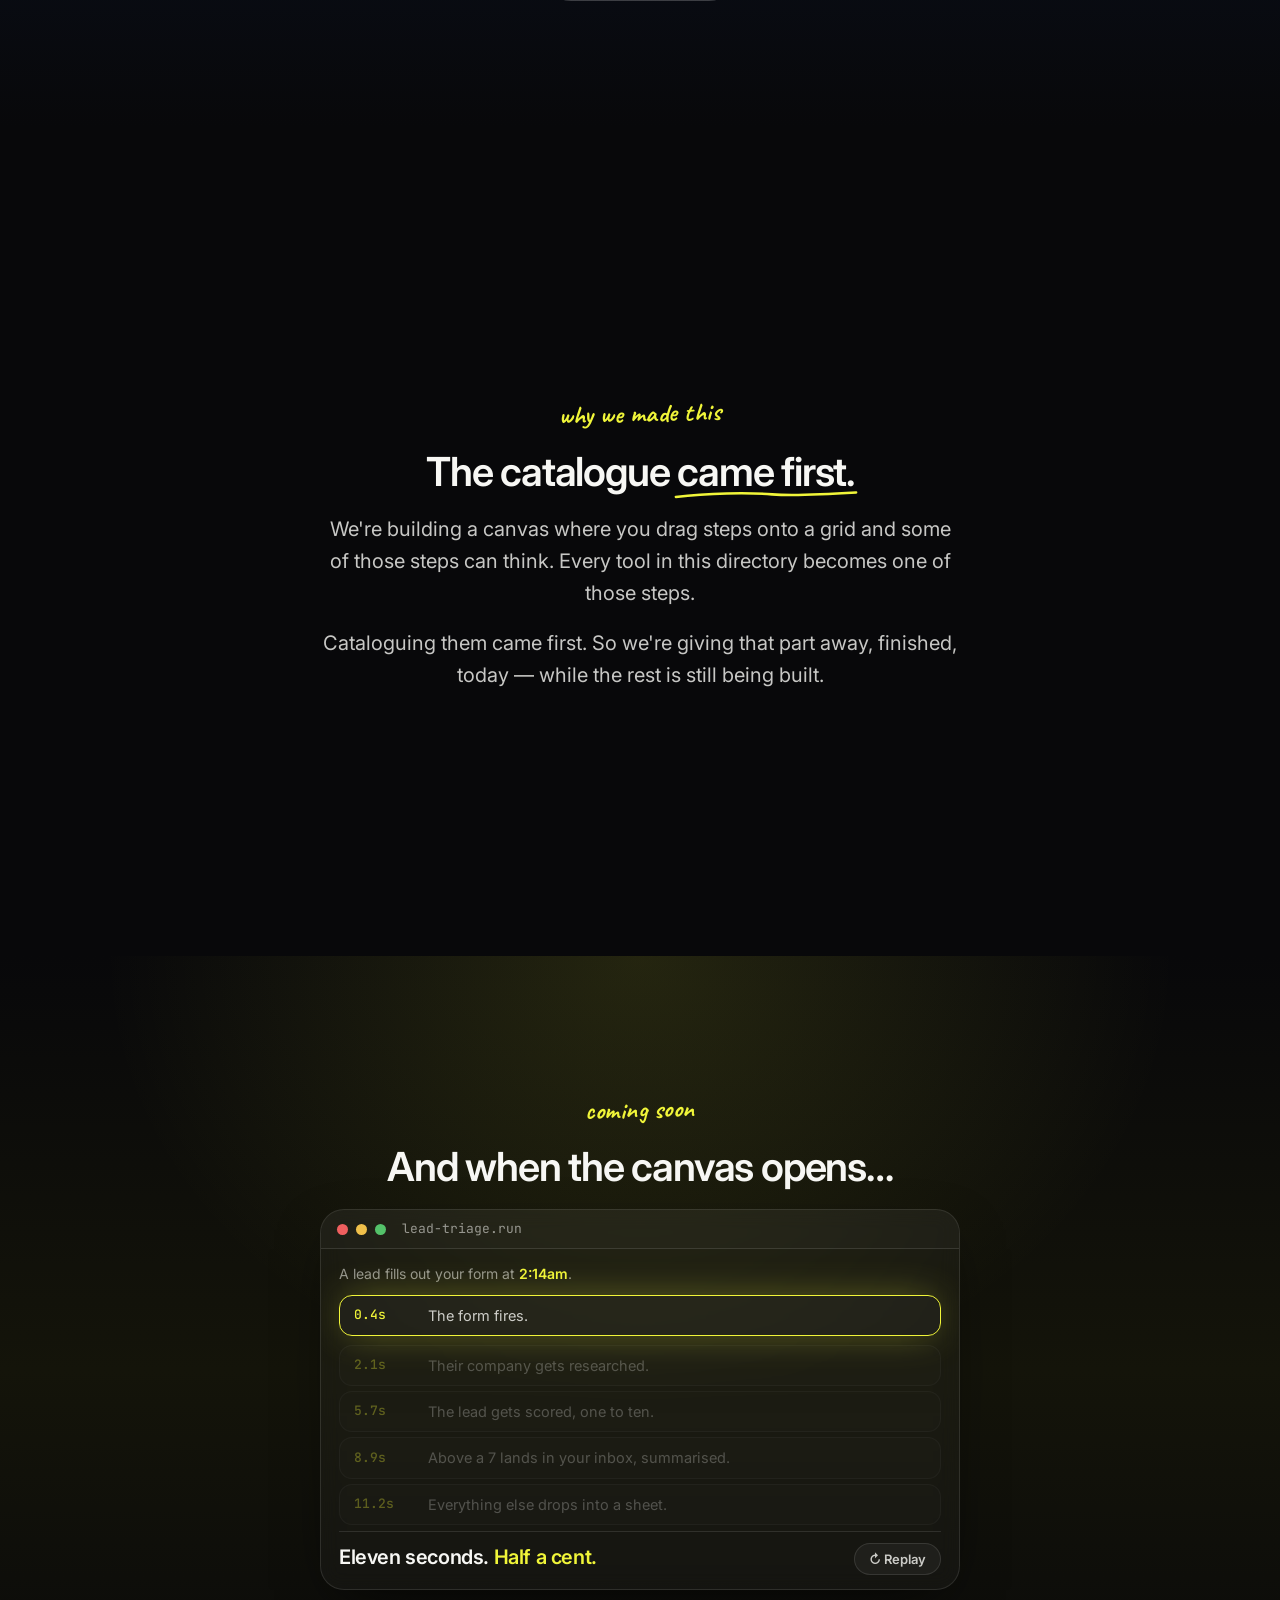
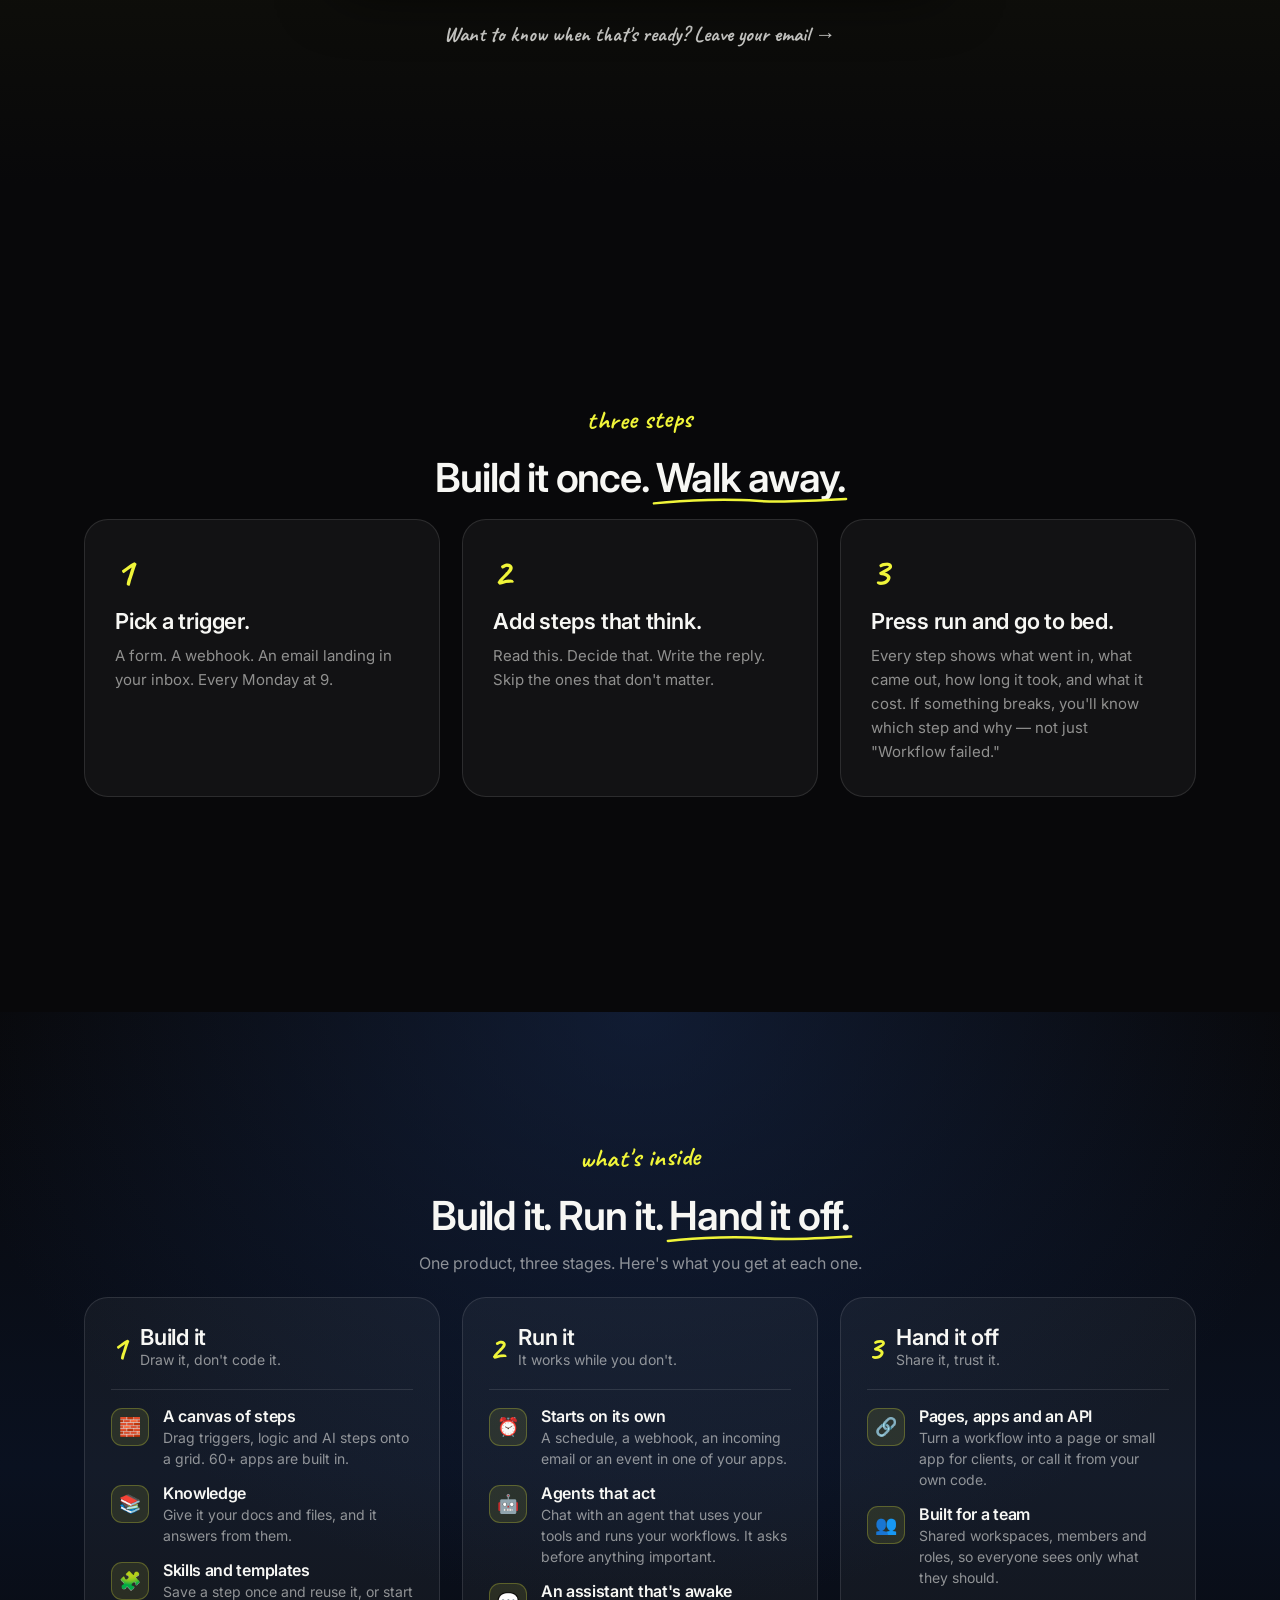
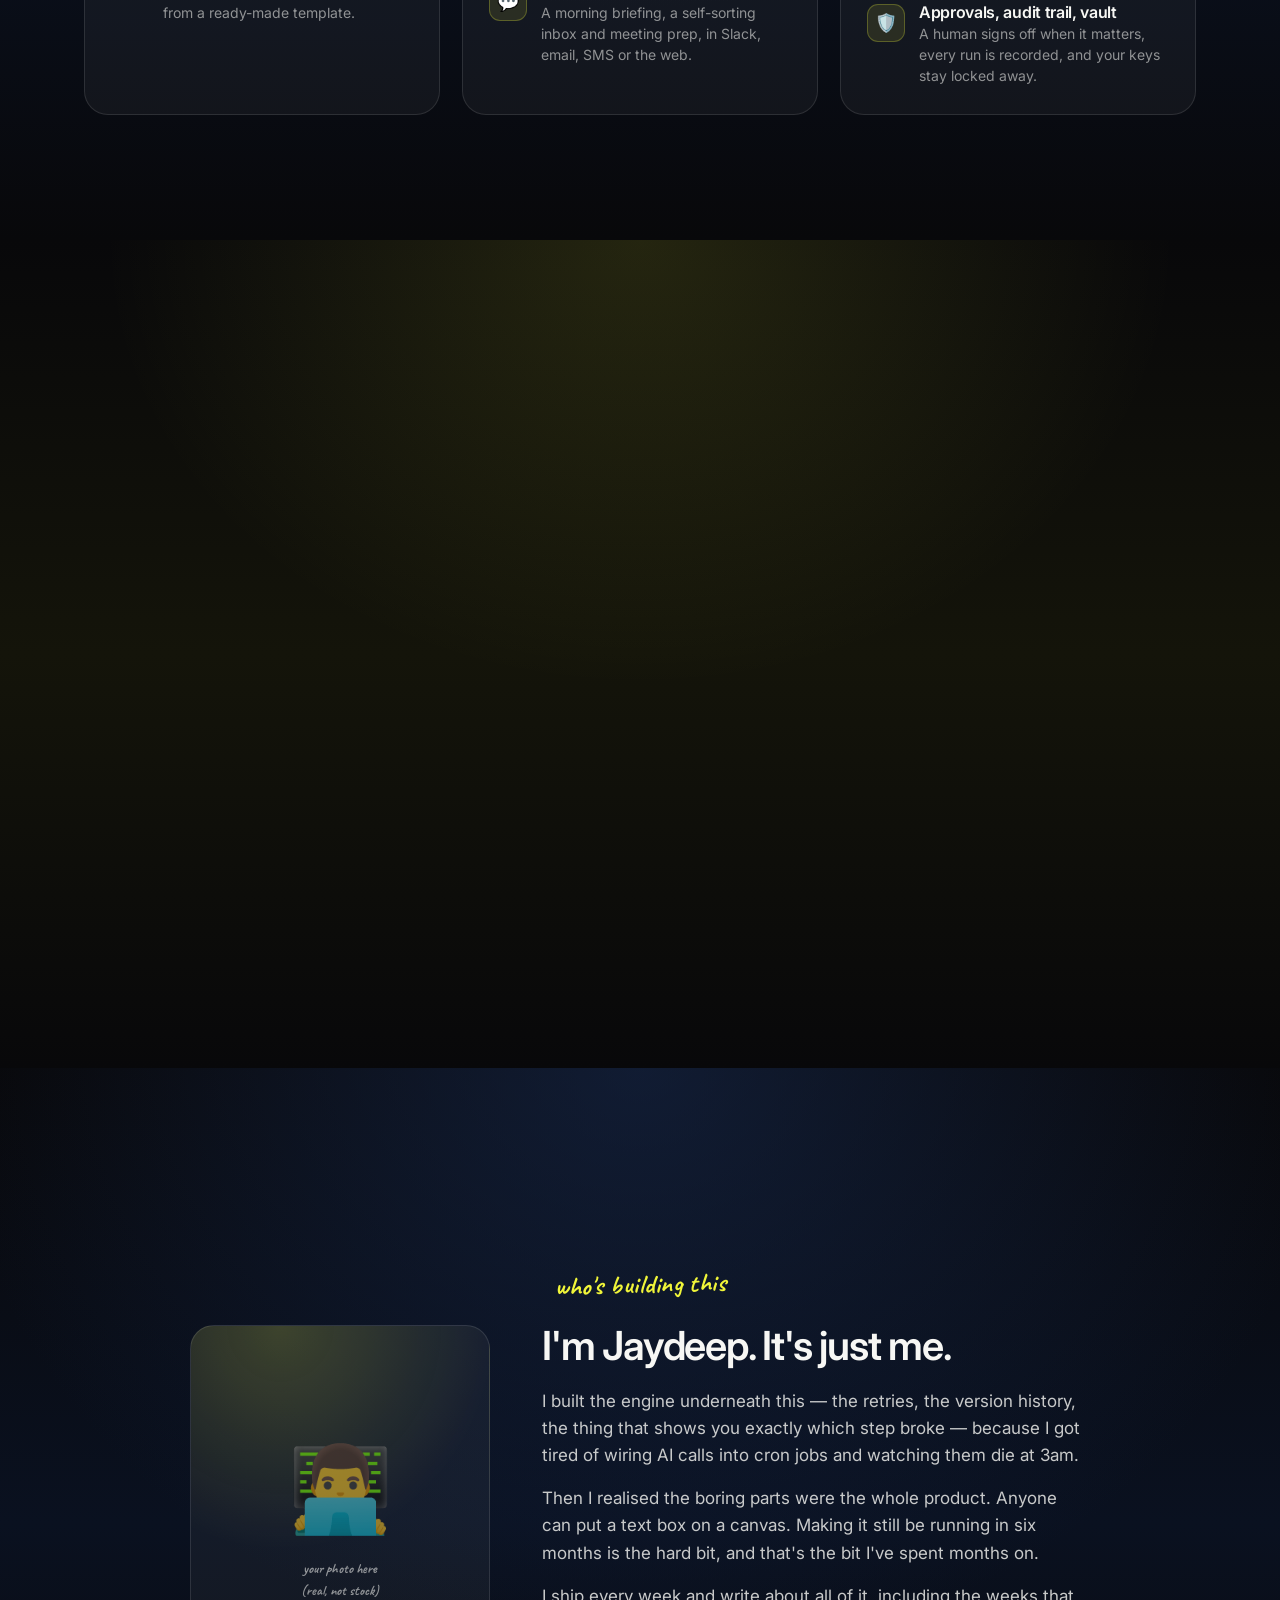
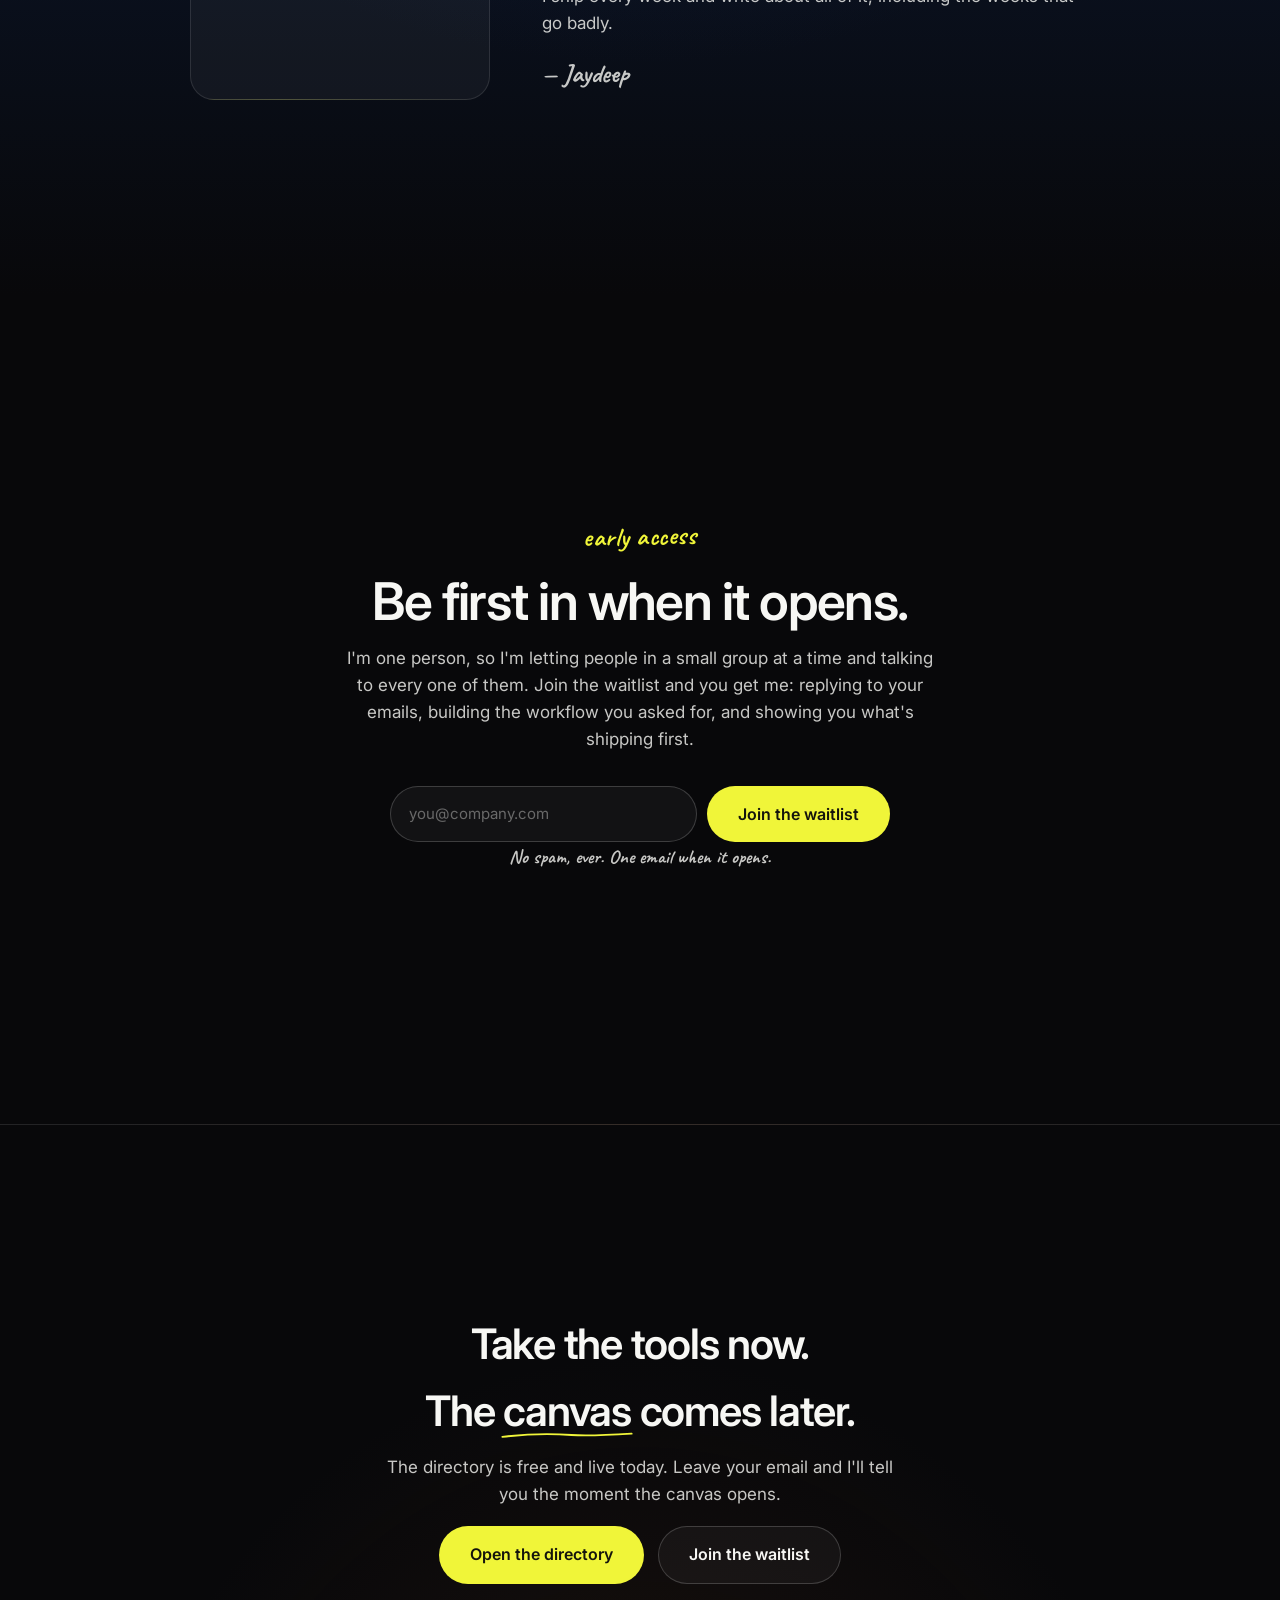
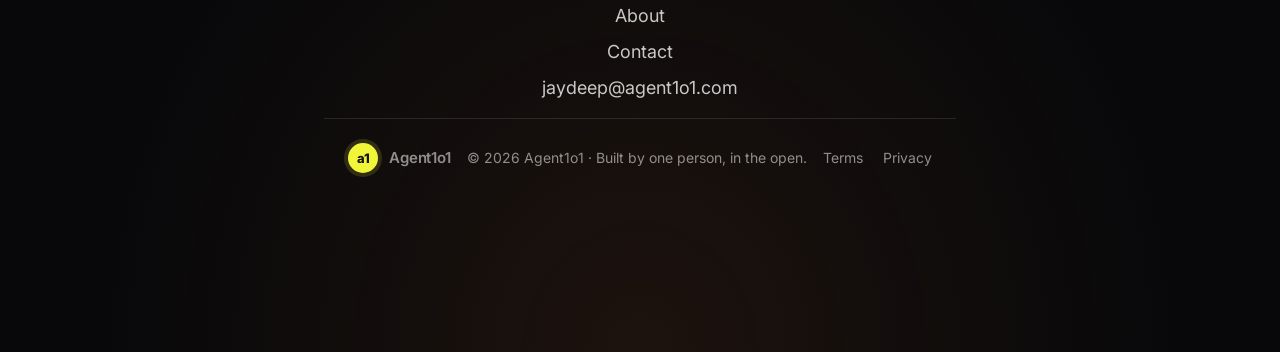
<file: variant-c.html>
<meta charset="utf-8">
<meta name="viewport" content="width=device-width, initial-scale=1">
<title>Agent1o1 — 60+ AI tools. One canvas.</title>
<meta name="description" content="We catalogued every tool your AI can plug into — what it does, what it connects to, how to wire it up. Free and live. The canvas comes later.">
<link rel="preconnect" href="https://fonts.googleapis.com">
<link rel="preconnect" href="https://fonts.gstatic.com" crossorigin>
<link href="https://fonts.googleapis.com/css2?family=Inter:wght@400;500;600;700&family=Caveat:wght@600;700&family=JetBrains+Mono:wght@400;500&display=swap" rel="stylesheet">
<link rel="stylesheet" href="assets/style.css">
<link rel="icon" href="data:image/svg+xml,%3Csvg xmlns='http://www.w3.org/2000/svg' viewBox='0 0 32 32'%3E%3Ccircle cx='16' cy='16' r='16' fill='%23f0f539'/%3E%3Ctext x='16' y='22' font-size='15' font-family='Arial' font-weight='bold' text-anchor='middle' fill='%2314140c'%3Ea1%3C/text%3E%3C/svg%3E">

<body class="snap">
<!-- ============ NAV ============ -->
<nav class="nav">
  <div class="nav-inner">
    <a href="index.html" class="brand"><span class="brand-mark">a1</span> <span class="nav-label">Agent1o1</span></a>
    <div class="nav-links">
      <a href="variant-c.html#directory">Directory</a>
      <a href="variant-c.html#how">How it works</a>
      <a href="variant-c.html#features">Features</a>
      <a href="about.html">About</a>
      <a href="contact.html">Contact</a>
    </div>
    <div class="nav-cta">
      <div class="variant-switch" title="A/B test variants">
        <a href="index.html">A</a><a href="variant-b.html">B</a><a href="variant-c.html" class="on">C</a>
      </div>
      <a href="#directory" class="btn btn-primary">Open the directory</a>
    </div>
    <button class="burger" aria-label="Menu"><span></span><span></span><span></span></button>
  </div>
</nav>

<!-- ============ HERO (Variant C — The Tool) ============ -->
<header class="hero" data-nav-label="Agent1o1">
  <div class="wrap">
    <div class="hero-center">
      <span class="badge"><b>FREE</b> No account · No email</span>
      <h1 class="display">60+ AI tools.<br>One canvas. <span class="scribble">Take them now.</span></h1>
      <p class="hero-sub">We catalogued every tool your AI can plug into — what it does, what it connects to, how to wire it up. It's free and it's live. The canvas comes later.</p>
      <div class="hero-actions">
        <a href="#directory" class="btn btn-primary btn-lg">Open the directory <span class="arrow">→</span></a>
      </div>
      <p class="hero-note">No account. No email. Genuinely just take it.</p>
    </div>
  </div>
</header>

<!-- ============ FIRST SECTION: the directory ============ -->
<section class="section grad-navy" id="directory" data-nav-label="The directory">
  <div class="wrap">
    <div class="sec-head reveal">
      <span class="eyebrow">60+ integrations</span>
      <h2>The directory.</h2>
      <p>A sample of what's live. Every one becomes a step you can drag onto the canvas.</p>
    </div>
    <div class="dir-grid">
      <div class="tool-card reveal"><div class="tool-ico">🔎</div><h4>Web Research</h4><p>Look up a company, person, or URL.</p></div>
      <div class="tool-card reveal"><div class="tool-ico">✉️</div><h4>Gmail</h4><p>Read, draft, and send email.</p></div>
      <div class="tool-card reveal"><div class="tool-ico">📊</div><h4>Google Sheets</h4><p>Append rows, read ranges, update cells.</p></div>
      <div class="tool-card reveal"><div class="tool-ico">💬</div><h4>Slack</h4><p>Post to a channel or DM a person.</p></div>
      <div class="tool-card reveal"><div class="tool-ico">🧠</div><h4>Claude</h4><p>Read, decide, summarise, rewrite.</p></div>
      <div class="tool-card reveal"><div class="tool-ico">🗂️</div><h4>Notion</h4><p>Create pages, query databases.</p></div>
      <div class="tool-card reveal"><div class="tool-ico">🎫</div><h4>HubSpot</h4><p>Score leads, update contacts.</p></div>
      <div class="tool-card reveal"><div class="tool-ico">🌐</div><h4>HTTP / Webhook</h4><p>Call any API. Free forever.</p></div>
    </div>
    <div class="center reveal" style="margin-top:40px"><a href="#" class="btn btn-ghost btn-lg">Browse all 60+ →</a></div>
  </div>
</section>

<!-- ============ Why we made this ============ -->
<section class="section" data-nav-label="Why we made this">
  <div class="wrap">
    <div class="sec-head reveal"><span class="eyebrow">why we made this</span><h2>The catalogue <span class="scribble">came first.</span></h2></div>
    <div class="reveal" style="max-width:640px;margin:0 auto;text-align:center">
      <p style="font-size:20px;color:var(--ink-2);margin-bottom:18px">We're building a canvas where you drag steps onto a grid and some of those steps can think. Every tool in this directory becomes one of those steps.</p>
      <p style="font-size:20px;color:var(--ink-2)">Cataloguing them came first. So we're giving that part away, finished, today — while the rest is still being built.</p>
    </div>
  </div>
</section>

<!-- ============ And when the canvas opens (demo) ============ -->
<section class="section grad-brand" id="how" data-nav-label="Coming soon">
  <div class="wrap">
    <div class="sec-head reveal"><span class="eyebrow">coming soon</span><h2>And when the canvas opens…</h2></div>
    <div class="demo reveal" id="demo">
      <div class="demo-bar"><span class="dot"></span><span class="dot"></span><span class="dot"></span><span class="demo-title">lead-triage.run</span></div>
      <div class="demo-body">
        <p class="demo-lead">A lead fills out your form at <b>2:14am</b>.</p>
        <ul class="run">
          <li data-delay="400"><span class="t">0.4s</span><span class="txt">The form fires.</span><span class="check">✓</span></li>
          <li data-delay="2100"><span class="t">2.1s</span><span class="txt">Their company gets researched.</span><span class="check">✓</span></li>
          <li data-delay="5700"><span class="t">5.7s</span><span class="txt">The lead gets scored, one to ten.</span><span class="check">✓</span></li>
          <li data-delay="8900"><span class="t">8.9s</span><span class="txt">Above a 7 lands in your inbox, summarised.</span><span class="check">✓</span></li>
          <li data-delay="11200"><span class="t">11.2s</span><span class="txt">Everything else drops into a sheet.</span><span class="check">✓</span></li>
        </ul>
        <div class="demo-foot">
          <div><div class="big">Eleven seconds. <span>Half a cent.</span></div><div class="sub">A real run. Those are the real numbers. You were asleep.</div></div>
          <button class="demo-replay">↻ Replay</button>
        </div>
      </div>
    </div>
    <div class="center reveal" style="margin-top:28px"><a href="#waitlist" class="btn-link">Want to know when that's ready? Leave your email →</a></div>
  </div>
</section>

<!-- ============ SHARED: How it works ============ -->
<section class="section" data-nav-label="How it works">
  <div class="wrap">
    <div class="sec-head reveal"><span class="eyebrow">three steps</span><h2>Build it once. <span class="scribble">Walk away.</span></h2></div>
    <div class="steps">
      <div class="step reveal"><div class="idx">1</div><h3>Pick a trigger.</h3><p>A form. A webhook. An email landing in your inbox. Every Monday at 9.</p></div>
      <div class="step reveal"><div class="idx">2</div><h3>Add steps that think.</h3><p>Read this. Decide that. Write the reply. Skip the ones that don't matter.</p></div>
      <div class="step reveal"><div class="idx">3</div><h3>Press run and go to bed.</h3><p>Every step shows what went in, what came out, how long it took, and what it cost. If something breaks, you'll know which step and why — not just "Workflow failed."</p></div>
    </div>
  </div>
</section>

<!-- ============ SHARED: Features by stage ============ -->
<section class="section grad-navy" id="features" data-nav-label="What's inside">
  <div class="wrap">
    <div class="sec-head reveal">
      <span class="eyebrow">what's inside</span>
      <h2>Build it. Run it. <span class="scribble">Hand it off.</span></h2>
      <p>One product, three stages. Here's what you get at each one.</p>
    </div>
    <div class="stages">
      <div class="stage reveal"><div class="stage-head"><span class="stage-n">1</span><div><h3>Build it</h3><p>Draw it, don't code it.</p></div></div>
        <ul>
        <li><span class="si">🧱</span><div><h4>A canvas of steps</h4><p>Drag triggers, logic and AI steps onto a grid. 60+ apps are built in.</p></div></li>
        <li><span class="si">📚</span><div><h4>Knowledge</h4><p>Give it your docs and files, and it answers from them.</p></div></li>
        <li><span class="si">🧩</span><div><h4>Skills and templates</h4><p>Save a step once and reuse it, or start from a ready-made template.</p></div></li>
        </ul>
      </div>
      <div class="stage reveal"><div class="stage-head"><span class="stage-n">2</span><div><h3>Run it</h3><p>It works while you don't.</p></div></div>
        <ul>
        <li><span class="si">⏰</span><div><h4>Starts on its own</h4><p>A schedule, a webhook, an incoming email or an event in one of your apps.</p></div></li>
        <li><span class="si">🤖</span><div><h4>Agents that act</h4><p>Chat with an agent that uses your tools and runs your workflows. It asks before anything important.</p></div></li>
        <li><span class="si">💬</span><div><h4>An assistant that's awake</h4><p>A morning briefing, a self-sorting inbox and meeting prep, in Slack, email, SMS or the web.</p></div></li>
        </ul>
      </div>
      <div class="stage reveal"><div class="stage-head"><span class="stage-n">3</span><div><h3>Hand it off</h3><p>Share it, trust it.</p></div></div>
        <ul>
        <li><span class="si">🔗</span><div><h4>Pages, apps and an API</h4><p>Turn a workflow into a page or small app for clients, or call it from your own code.</p></div></li>
        <li><span class="si">👥</span><div><h4>Built for a team</h4><p>Shared workspaces, members and roles, so everyone sees only what they should.</p></div></li>
        <li><span class="si">🛡️</span><div><h4>Approvals, audit trail, vault</h4><p>A human signs off when it matters, every run is recorded, and your keys stay locked away.</p></div></li>
        </ul>
      </div>
    </div>
  </div>
</section>

<!-- ============ SHARED: Promises ============ -->
<section class="section grad-brand" id="promises" data-nav-label="No small print">
  <div class="wrap">
    <div class="sec-head reveal"><span class="eyebrow">no small print</span><h2>Three things nobody else will tell you.</h2></div>
    <div class="promises">
      <div class="promise reveal"><div class="pico">👁️</div><h3>You see the price before you press run.</h3><p>Every step shows its cost on the canvas. No surprises on the first of the month.</p></div>
      <div class="promise reveal"><div class="pico">🔑</div><h3>Bring your own key and we take nothing.</h3><p>Plug in your own model provider. Zero markup. We can afford to say that. Most can't.</p></div>
      <div class="promise reveal"><div class="pico">🎁</div><h3>Thinking costs money. Everything else is free.</h3><p>Loops, filters, branches, webhooks — free forever. If it doesn't cost us, it doesn't cost you.</p></div>
    </div>
  </div>
</section>

<!-- ============ SHARED: Founder ============ -->
<section class="section grad-navy" data-nav-label="Who's building this">
  <div class="wrap">
    <div class="sec-head reveal"><span class="eyebrow">who's building this</span></div>
    <div class="founder reveal">
      <div class="founder-photo"><div class="ph"><div class="avatar">👨‍💻</div>your photo here<br>(real, not stock)</div></div>
      <div class="founder-body">
        <h2>I'm Jaydeep. It's just me.</h2>
        <p>I built the engine underneath this — the retries, the version history, the thing that shows you exactly which step broke — because I got tired of wiring AI calls into cron jobs and watching them die at 3am.</p>
        <p>Then I realised the boring parts were the whole product. Anyone can put a text box on a canvas. Making it still be running in six months is the hard bit, and that's the bit I've spent months on.</p>
        <p>I ship every week and write about all of it, including the weeks that go badly.</p>
        <p class="sig">— Jaydeep</p>
      </div>
    </div>
  </div>
</section>

<!-- ============ SHARED: Waitlist ============ -->
<section class="section" id="waitlist" data-nav-label="Early access">
  <div class="wrap">
    <div class="cta-band reveal">
      <div class="wl-intro">
        <div><span class="eyebrow">early access</span></div>
        <h2>Be first in when it opens.</h2>
        <p>I'm one person, so I'm letting people in a small group at a time and talking to every one of them. Join the waitlist and you get me: replying to your emails, building the workflow you asked for, and showing you what's shipping first.</p>
        <form class="wl-form">
          <input type="email" placeholder="you@company.com" required aria-label="Email">
          <button class="btn btn-primary btn-lg" type="submit">Join the waitlist</button>
        </form>
        <p class="wl-note">No spam, ever. One email when it opens.</p>
      </div>
      <div class="wl-success">
        <h2 style="margin-bottom:8px">You're on the list.</h2>
        <p style="color:var(--ink-2);margin-bottom:26px;max-width:54ch;margin-left:auto;margin-right:auto"><b style="color:var(--ink)">Now tell me the one that beat you.</b> What's the automation you gave up on — the one that broke, or the one you never started because it was going to be too much work? Don't polish it. Just tell me what it was supposed to do.</p>
        <form style="max-width:500px;margin:0 auto">
          <textarea placeholder="It was supposed to…" aria-label="Your automation"></textarea>
          <div style="display:flex;gap:14px;align-items:center;justify-content:center;flex-wrap:wrap">
            <button class="btn btn-primary btn-lg" type="submit">Send it</button>
            <a href="#" data-skip class="btn-link">or skip</a>
          </div>
        </form>
        <p class="wl-note">I'm building the best ones as templates. Free, with your name on them.</p>
      </div>
    </div>
  </div>
</section>

<!-- ============ FOOTER ============ -->
<footer class="footer" data-nav-label="Start today">
  <div class="wrap">
    <p class="foot-cta reveal">Take the tools now.<br>The <span class="scribble">canvas</span> comes later.</p>
    <p class="foot-sub reveal">The directory is free and live today. Leave your email and I'll tell you the moment the canvas opens.</p>
    <div class="hero-actions reveal" style="justify-content:center">
      <a href="#directory" class="btn btn-primary btn-lg">Open the directory</a>
      <a href="#waitlist" class="btn btn-ghost btn-lg">Join the waitlist</a>
    </div>
    <div class="foot-links"><a href="about.html">About</a><a href="contact.html">Contact</a><a href="mailto:jaydeep@agent1o1.com">jaydeep@agent1o1.com</a></div>
  </div>
  <div class="footer-bottom">
    <a href="index.html" class="brand"><span class="brand-mark">a1</span> Agent1o1</a>
    <span>© 2026 Agent1o1 · Built by one person, in the open.</span>
    <span class="footer-bottom-links"><a href="terms.html">Terms</a><a href="privacy.html">Privacy</a></span>
  </div>
</footer>

<script src="assets/script.js"></script>
</file>
<file: assets/style.css>
/* ==========================================================================
   Agent1o1 — Design System  ·  journey.now-inspired dark UI
   Brand accent: #f0f539  ·  Dark base  ·  handwritten accents  ·  gradient depth
   ========================================================================== */

:root {
  /* Brand */
  --brand:        #f0f539;
  --brand-dim:    #c9cf2e;
  --brand-ink:    #14140c;   /* text on yellow */

  /* Dark base */
  --bg:           #08080a;
  --bg-2:         #0e0e12;
  --panel:        rgba(255,255,255,.045);
  --panel-2:      rgba(255,255,255,.07);
  --border:       rgba(255,255,255,.11);
  --border-2:     rgba(255,255,255,.18);

  /* Text */
  --ink:          #f7f7f4;
  --ink-2:        rgba(247,247,244,.80);
  --muted:        rgba(247,247,244,.55);
  --faint:        rgba(247,247,244,.38);

  /* Accents (Claude warmth, sparingly) */
  --coral:        #e0956f;

  --radius:       16px;
  --radius-lg:    24px;
  --radius-pill:  999px;
  --shadow:       0 20px 60px -20px rgba(0,0,0,.7);
  --glow:         0 0 40px -6px rgba(240,245,57,.4);

  --font:         'Inter', -apple-system, BlinkMacSystemFont, 'Segoe UI', Roboto, sans-serif;
  --hand:         'Caveat', 'Comic Sans MS', cursive;
  --mono:         'JetBrains Mono', ui-monospace, 'SF Mono', Menlo, monospace;

  --maxw:         1160px;
  --nav-h:        72px;
}

* { box-sizing: border-box; }
html { scroll-behavior: smooth; -webkit-text-size-adjust: 100%; }
body {
  margin: 0;
  font-family: var(--font);
  font-size: 17px;
  line-height: 1.6;
  color: var(--ink);
  background: var(--bg);
  -webkit-font-smoothing: antialiased;
  text-rendering: optimizeLegibility;
  overflow-x: hidden;
}
img { max-width: 100%; display: block; }
a { color: inherit; text-decoration: none; }
button { font-family: inherit; cursor: pointer; }
h1, h2, h3, h4 { line-height: 1.06; letter-spacing: -0.02em; font-weight: 600; margin: 0; }
p { margin: 0; }

/* ---------- Layout ---------- */
.wrap { width: 100%; max-width: var(--maxw); margin: 0 auto; padding: 0 24px; }
.section { padding: 120px 0; position: relative; }
.section-sm { padding: 80px 0; position: relative; }
.center { text-align: center; }

/* Handwritten helpers */
.hand { font-family: var(--hand); font-weight: 700; letter-spacing: .01em; }
.eyebrow {
  font-family: var(--hand); font-weight: 700; font-size: 26px; color: var(--brand);
  display: inline-block; letter-spacing: .02em; transform: rotate(-1.5deg);
}
/* hand-drawn scribble underline under a phrase */
.scribble { position: relative; white-space: nowrap; }
.scribble::after {
  content: ""; position: absolute; left: -2%; right: -2%; bottom: -.16em; height: .34em;
  background: no-repeat center/100% 100%;
  background-image: url("data:image/svg+xml,%3Csvg xmlns='http://www.w3.org/2000/svg' viewBox='0 0 300 16' fill='none'%3E%3Cpath d='M3 11C55 5 120 4 160 7c30 2 70 1 137-3' stroke='%23f0f539' stroke-width='4' stroke-linecap='round'/%3E%3C/svg%3E");
}
.yellow { color: var(--brand); }

/* ==========================================================================
   Section gradient backgrounds (journey-style depth)
   ========================================================================== */
.grad-navy { background:
  radial-gradient(90% 120% at 50% 0%, rgba(24,44,84,.55), transparent 60%),
  linear-gradient(180deg, var(--bg), #0a1120 55%, var(--bg)); }
.grad-brand { background:
  radial-gradient(70% 90% at 50% 0%, rgba(240,245,57,.12), transparent 60%),
  linear-gradient(180deg, var(--bg), #14140a 50%, var(--bg)); }
.grad-warm { background:
  radial-gradient(90% 120% at 50% 100%, rgba(120,70,40,.4), transparent 60%),
  linear-gradient(180deg, var(--bg), #1a120c); }

/* ==========================================================================
   Navigation
   ========================================================================== */
.nav {
  position: sticky; top: 0; z-index: 60; height: var(--nav-h);
  background: rgba(8,8,10,.6);
  backdrop-filter: saturate(160%) blur(16px);
  -webkit-backdrop-filter: saturate(160%) blur(16px);
  border-bottom: 1px solid transparent; transition: border-color .25s, background .25s;
}
.nav.scrolled { border-color: var(--border); background: rgba(8,8,10,.82); }
.nav-inner { height: 100%; max-width: var(--maxw); margin: 0 auto; padding: 0 24px;
  display: flex; align-items: center; justify-content: space-between; gap: 20px; }
.brand { display: flex; align-items: center; gap: 11px; font-weight: 600; font-size: 18px; letter-spacing: -.01em; }
.brand-mark {
  width: 30px; height: 30px; border-radius: 50%; background: var(--brand);
  display: grid; place-items: center; font-weight: 800; font-size: 13px; color: var(--brand-ink);
  flex: none; box-shadow: 0 0 0 4px rgba(240,245,57,.14);
}
.nav-label { font-family: var(--hand); font-weight: 700; font-size: 22px; color: var(--ink);
  transition: opacity .3s; letter-spacing: .01em; }
.nav-links { display: flex; align-items: center; gap: 6px; }
.nav-links a { padding: 8px 14px; border-radius: 10px; font-size: 15px; font-weight: 500; color: var(--ink-2); transition: color .15s, background .15s; }
.nav-links a:hover, .nav-links a.active { color: var(--ink); }
.nav-cta { display: flex; align-items: center; gap: 12px; }
.variant-switch { display: inline-flex; padding: 3px; background: var(--panel); border: 1px solid var(--border); border-radius: var(--radius-pill); gap: 2px; }
.variant-switch a { font-size: 13px; font-weight: 600; padding: 5px 12px; border-radius: var(--radius-pill); color: var(--muted); }
.variant-switch a.on { background: var(--brand); color: var(--brand-ink); }
.burger { display: none; width: 42px; height: 42px; border: 1px solid var(--border); background: var(--panel); border-radius: 11px; }
.burger span { display: block; width: 18px; height: 2px; background: var(--ink); margin: 3px auto; border-radius: 2px; }

/* ==========================================================================
   Buttons — pills
   ========================================================================== */
.btn {
  display: inline-flex; align-items: center; justify-content: center; gap: 9px;
  font-size: 15px; font-weight: 600; padding: 13px 24px; border-radius: var(--radius-pill);
  border: 1px solid transparent; transition: transform .12s, box-shadow .25s, background .2s, border-color .2s;
  white-space: nowrap;
}
.btn:active { transform: translateY(1px); }
.btn-primary { background: var(--brand); color: var(--brand-ink); }
.btn-primary:hover { box-shadow: var(--glow); }
.btn-light { background: var(--ink); color: var(--bg); }
.btn-light:hover { box-shadow: 0 10px 30px -10px rgba(255,255,255,.4); }
.btn-ghost { background: rgba(255,255,255,.04); color: var(--ink); border-color: var(--border-2); }
.btn-ghost:hover { background: rgba(255,255,255,.1); }
.btn-lg { padding: 15px 30px; font-size: 16px; }
.btn-link { color: var(--ink-2); font-family: var(--hand); font-weight: 700; font-size: 21px; }
.btn-link:hover { color: var(--brand); }
.arrow { transition: transform .15s; }
.btn:hover .arrow { transform: translateX(3px); }

/* ==========================================================================
   Hero
   ========================================================================== */
.hero { position: relative; padding: 120px 0 120px; overflow: hidden;
  background: radial-gradient(80% 70% at 50% -10%, rgba(240,245,57,.10), transparent 62%); }
.hero-center { max-width: 640px; margin: 0 auto; text-align: center; position: relative; z-index: 2; }
h1.display { font-size: clamp(40px, 5.4vw, 64px); font-weight: 600; letter-spacing: -.035em; line-height: 1.05; }
.hero-sub { font-size: clamp(17px, 2.1vw, 21px); color: var(--ink-2); max-width: 46ch; margin: 26px auto 0; }
.hero-actions { display: flex; gap: 14px; margin-top: 36px; flex-wrap: wrap; justify-content: center; }
.hero-note { margin-top: 18px; font-family: var(--hand); font-weight: 700; font-size: 20px; color: var(--muted); }
.badge {
  display: inline-flex; align-items: center; gap: 9px; margin-bottom: 26px;
  padding: 7px 16px 7px 8px; border-radius: var(--radius-pill);
  background: var(--panel); border: 1px solid var(--border); font-size: 13px; font-weight: 500; color: var(--ink-2);
}
.badge b { background: var(--brand); color: var(--brand-ink); border-radius: var(--radius-pill); padding: 2px 10px; font-size: 12px; }

/* ---- Orbit (hero A) ---- */
.orbit { position: relative; width: min(1040px, 96vw); aspect-ratio: 1.65/1; margin: 0 auto; }
.orbit-ring {
  position: absolute; inset: 4% 1%; border-radius: 50%;
  border: 1.5px dashed rgba(255,255,255,.14);
  transform: rotate(-8deg); animation: spin 70s linear infinite;
}
.orbit-ring.r2 { inset: 18% 15%; border-color: rgba(240,245,57,.13); animation-duration: 50s; animation-direction: reverse; }
@keyframes spin { to { transform: rotate(352deg); } }
.orbit-core { position: absolute; inset: 0; display: grid; place-items: center; text-align: center; z-index: 3; padding: 0 20%; }
.orbit-node { position: absolute; z-index: 4; display: flex; flex-direction: column; align-items: center; gap: 8px; animation: float 6s ease-in-out infinite; }
.orbit-node:nth-child(2){ animation-delay: -2s; } .orbit-node:nth-child(3){ animation-delay: -4s; }
@keyframes float { 0%,100%{ transform: translateY(0);} 50%{ transform: translateY(-9px);} }
.node-av { width: 78px; height: 78px; border-radius: 50%; display: grid; place-items: center; font-size: 30px;
  background: var(--panel-2); border: 1.5px solid var(--border-2); box-shadow: var(--shadow); backdrop-filter: blur(6px); }
.orbit-node .lbl { font-family: var(--hand); font-weight: 700; font-size: 20px; color: var(--brand); transform: rotate(-2deg); }
.n-top { top: 0; left: 50%; transform: translateX(-50%); }
.n-left { bottom: 8%; left: -2%; }
.n-right { bottom: 20%; right: -2%; }

/* ==========================================================================
   Run demo (animated workflow) — dark glass
   ========================================================================== */
.demo { background: rgba(255,255,255,.03); color: var(--ink); border-radius: var(--radius-lg);
  box-shadow: var(--shadow); overflow: hidden; border: 1px solid var(--border); backdrop-filter: blur(10px); max-width: 640px; margin: 0 auto; }
.demo-bar { display: flex; align-items: center; gap: 8px; padding: 14px 18px; border-bottom: 1px solid var(--border); background: rgba(255,255,255,.02); }
.demo-bar .dot { width: 11px; height: 11px; border-radius: 50%; background: rgba(255,255,255,.18); }
.demo-bar .dot:nth-child(1){ background:#ef5f5f;} .demo-bar .dot:nth-child(2){ background:#f0c04a;} .demo-bar .dot:nth-child(3){ background:#54c26a;}
.demo-bar .demo-title { margin-left: 8px; font-size: 13px; color: var(--muted); font-family: var(--mono); }
.demo-body { padding: 24px; }
.demo-lead { font-size: 14px; color: var(--muted); margin-bottom: 18px; }
.demo-lead b { color: var(--brand); font-weight: 600; }
.run { list-style: none; margin: 0; padding: 0; display: grid; gap: 10px; }
.run li { display: grid; grid-template-columns: 60px 1fr auto; align-items: center; gap: 14px;
  padding: 13px 15px; border-radius: 13px; background: rgba(255,255,255,.03); border: 1px solid var(--border);
  opacity: .32; transform: translateY(4px); transition: opacity .4s, transform .4s, border-color .4s, box-shadow .4s; }
.run li.done { opacity: 1; transform: none; border-color: rgba(120,210,140,.4); }
.run li.active { opacity: 1; transform: none; border-color: var(--brand); box-shadow: var(--glow); }
.run .t { font-family: var(--mono); font-size: 13px; color: var(--brand); font-weight: 500; }
.run li.done .t { color: #7bd88a; }
.run .txt { font-size: 14.5px; color: var(--ink-2); }
.run .check { color: #7bd88a; opacity: 0; transition: opacity .3s; }
.run li.done .check { opacity: 1; }
.demo-foot { margin-top: 22px; padding-top: 18px; border-top: 1px solid var(--border);
  display: flex; align-items: baseline; justify-content: space-between; gap: 12px; flex-wrap: wrap; }
.demo-foot .big { font-size: 20px; font-weight: 600; letter-spacing: -.02em; }
.demo-foot .big span { color: var(--brand); }
.demo-foot .sub { font-size: 13px; color: var(--faint); margin-top: 2px; }
.demo-replay { font-size: 13px; color: var(--ink-2); background: var(--panel); border: 1px solid var(--border); padding: 7px 14px; border-radius: var(--radius-pill); font-weight: 600; }
.demo-replay:hover { background: var(--panel-2); }

/* ==========================================================================
   Section headers
   ========================================================================== */
.sec-head { max-width: 720px; margin: 0 auto 60px; text-align: center; }
.sec-head h2 { font-size: clamp(30px, 4.6vw, 52px); margin: 16px 0 14px; font-weight: 600; letter-spacing: -.03em; }
.sec-head p { color: var(--muted); font-size: 18px; max-width: 52ch; margin: 0 auto; }
.big-line { font-size: clamp(26px, 4vw, 44px); font-weight: 600; letter-spacing: -.025em; max-width: 22ch; margin: 0 auto; }

/* ==========================================================================
   Bullet lists (journey style)
   ========================================================================== */
.blist { display: grid; gap: 26px; max-width: 620px; }
.bitem { display: grid; grid-template-columns: 20px 1fr; gap: 16px; align-items: start; }
.bitem .dot { width: 11px; height: 11px; border-radius: 50%; background: var(--brand); margin-top: 9px; }
.bitem h3 { font-size: 21px; font-weight: 600; letter-spacing: -.01em; margin-bottom: 5px; }
.bitem p { color: var(--muted); font-size: 15.5px; }

/* ==========================================================================
   Pain list (Variant B)
   ========================================================================== */
.pain-list { display: grid; gap: 16px; max-width: 760px; margin: 0 auto; }
.pain { display: flex; gap: 18px; align-items: flex-start; padding: 24px 26px; background: var(--panel); border: 1px solid var(--border); border-radius: var(--radius); transition: border-color .2s, background .2s; }
.pain:hover { border-color: var(--border-2); background: var(--panel-2); }
.pain .n { flex: none; font-family: var(--hand); font-weight: 700; font-size: 30px; color: var(--brand); line-height: 1; width: 30px; }
.pain p { font-size: 18px; color: var(--ink-2); }
.pain b { color: var(--ink); }

/* ==========================================================================
   Directory (Variant C)
   ========================================================================== */
.dir-grid { display: grid; grid-template-columns: repeat(4, 1fr); gap: 14px; margin-top: 48px; }
.tool-card { background: var(--panel); border: 1px solid var(--border); border-radius: var(--radius); padding: 20px; transition: transform .15s, border-color .2s, background .2s; }
.tool-card:hover { transform: translateY(-4px); border-color: var(--border-2); background: var(--panel-2); }
.tool-ico { width: 42px; height: 42px; border-radius: 12px; background: rgba(255,255,255,.05); border: 1px solid var(--border); display: grid; place-items: center; font-size: 20px; margin-bottom: 14px; }
.tool-card h4 { font-size: 16px; font-weight: 600; margin-bottom: 5px; }
.tool-card p { font-size: 13.5px; color: var(--muted); }

/* ==========================================================================
   Steps / How it works — gradient cards
   ========================================================================== */
.steps { display: grid; grid-template-columns: repeat(3, 1fr); gap: 22px; }
.step { background: var(--panel); border: 1px solid var(--border); border-radius: var(--radius-lg); padding: 32px 30px; position: relative; transition: transform .18s, border-color .2s; }
.step:hover { transform: translateY(-4px); border-color: var(--border-2); }
.step .idx { font-family: var(--hand); font-weight: 700; font-size: 40px; color: var(--brand); line-height: 1; margin-bottom: 18px; }
.step h3 { font-size: 22px; font-weight: 600; margin-bottom: 10px; letter-spacing: -.01em; }
.step p { font-size: 15px; color: var(--muted); }

/* ==========================================================================
   Promises
   ========================================================================== */
.promises { display: grid; grid-template-columns: repeat(3, 1fr); gap: 22px; }
.promise { padding: 32px 30px; border-radius: var(--radius-lg); background: var(--panel); border: 1px solid var(--border); transition: transform .18s, border-color .2s; }
.promise:hover { transform: translateY(-4px); border-color: var(--border-2); }
.promise .pico { font-size: 24px; margin-bottom: 16px; display: inline-grid; place-items: center; width: 52px; height: 52px; border-radius: 14px; background: rgba(240,245,57,.1); border: 1px solid rgba(240,245,57,.25); }
.promise h3 { font-size: 19px; font-weight: 600; margin-bottom: 9px; letter-spacing: -.01em; }
.promise p { font-size: 15px; color: var(--muted); }
.stages { display: grid; grid-template-columns: repeat(3, 1fr); gap: 22px; }
.stage { background: var(--panel); border: 1px solid var(--border); border-radius: var(--radius-lg); padding: 28px 26px; }
.stage-head { display: flex; gap: 14px; align-items: center; margin-bottom: 18px; padding-bottom: 18px; border-bottom: 1px solid var(--border); }
.stage-n { font-family: var(--hand); font-weight: 700; font-size: 34px; line-height: 1; color: var(--brand); }
.stage-head h3 { font-size: 22px; font-weight: 600; letter-spacing: -.01em; }
.stage-head p { font-size: 14px; color: var(--muted); }
.stage ul { list-style: none; display: grid; gap: 16px; padding: 0; margin: 0; }
.stage li { display: flex; gap: 14px; align-items: flex-start; }
.stage .si { flex: none; display: grid; place-items: center; width: 38px; height: 38px; border-radius: 11px; font-size: 18px; background: rgba(240,245,57,.1); border: 1px solid rgba(240,245,57,.25); }
.stage h4 { font-size: 16px; font-weight: 600; margin-bottom: 2px; }
.stage li p { font-size: 14px; color: var(--muted); line-height: 1.5; }

/* ==========================================================================
   Founder
   ========================================================================== */
.founder { display: grid; grid-template-columns: 300px 1fr; gap: 52px; align-items: start; max-width: 900px; margin: 0 auto; }
.founder-photo { aspect-ratio: 4/5; border-radius: var(--radius-lg); overflow: hidden;
  background: radial-gradient(120% 100% at 30% 0%, rgba(240,245,57,.18), transparent 60%), var(--panel);
  border: 1px solid var(--border); display: grid; place-items: center; }
.founder-photo .ph { font-size: 14px; color: var(--muted); text-align: center; padding: 20px; font-family: var(--hand); font-weight: 700; }
.founder-photo .avatar { font-size: 84px; }
.founder-body h2 { font-size: clamp(28px, 3.4vw, 40px); margin-bottom: 20px; font-weight: 600; letter-spacing: -.03em; }
.founder-body p { color: var(--ink-2); margin-bottom: 16px; }
.founder-body p:last-child { margin-bottom: 0; }
.sig { font-family: var(--hand); font-weight: 700; font-size: 26px; color: var(--brand); }

/* ==========================================================================
   Waitlist / CTA band
   ========================================================================== */
.cta-band { max-width: 780px; margin: 0 auto; text-align: center; position: relative; }
.cta-band h2 { font-size: clamp(30px, 4.6vw, 52px); margin: 16px auto 16px; max-width: 18ch; font-weight: 600; letter-spacing: -.03em; }
.cta-band > .wl-intro > p { color: var(--ink-2); max-width: 54ch; margin: 0 auto 32px; }
.wl-form { display: flex; gap: 10px; max-width: 500px; margin: 0 auto; }
.wl-form input { flex: 1; font: inherit; font-size: 15px; padding: 15px 18px; border-radius: var(--radius-pill);
  border: 1px solid var(--border-2); background: var(--panel); color: var(--ink); outline: none; }
.wl-form input::placeholder { color: var(--faint); }
.wl-form input:focus { border-color: var(--brand); box-shadow: 0 0 0 3px rgba(240,245,57,.2); }
.wl-note { margin-top: 16px; font-family: var(--hand); font-weight: 700; font-size: 19px; color: var(--muted); }
.wl-count { display: inline-flex; align-items: center; gap: 9px; margin-bottom: 22px; font-size: 13px; font-weight: 600; color: var(--ink-2); background: var(--panel); border: 1px solid var(--border); padding: 7px 16px; border-radius: var(--radius-pill); }
.wl-count .pulse { width: 8px; height: 8px; border-radius: 50%; background: var(--brand); animation: pulse 2s infinite; }
@keyframes pulse { 0%{box-shadow:0 0 0 0 rgba(240,245,57,.6);} 70%{box-shadow:0 0 0 8px rgba(240,245,57,0);} 100%{box-shadow:0 0 0 0 rgba(240,245,57,0);} }
.wl-success { display: none; }
.wl-success textarea { width: 100%; font: inherit; font-size: 15px; padding: 15px 18px; border-radius: var(--radius); min-height: 120px;
  border: 1px solid var(--border-2); background: var(--panel); color: var(--ink); outline: none; resize: vertical; margin-bottom: 16px; }
.wl-success textarea:focus { border-color: var(--brand); box-shadow: 0 0 0 3px rgba(240,245,57,.2); }

/* ==========================================================================
   Legal / prose pages
   ========================================================================== */
.page-head { padding: 96px 0 48px; text-align: center; background: radial-gradient(80% 100% at 50% 0%, rgba(240,245,57,.08), transparent 60%); }
.page-head h1 { font-size: clamp(34px, 5.4vw, 56px); font-weight: 600; letter-spacing: -.03em; margin-top: 14px; }
.page-head p { margin: 14px auto 0; color: var(--muted); max-width: 60ch; }
.prose { max-width: 760px; margin: 0 auto; padding: 40px 24px 120px; }
.prose h2 { font-size: 25px; margin: 44px 0 14px; font-weight: 600; letter-spacing: -.02em; }
.prose h3 { font-size: 19px; margin: 28px 0 10px; font-weight: 600; }
.prose p { color: var(--ink-2); margin: 0 0 16px; }
.prose ul { color: var(--ink-2); padding-left: 22px; margin: 0 0 16px; }
.prose li { margin-bottom: 8px; }
.prose li::marker { color: var(--brand); }
.prose a { color: var(--brand); border-bottom: 1px solid rgba(240,245,57,.35); }
.prose strong, .prose b { color: var(--ink); }
.prose code { background: var(--panel-2); padding: 2px 7px; border-radius: 6px; font-family: var(--mono); font-size: .86em; color: var(--brand); border: 1px solid var(--border); }
.prose table { width: 100%; border-collapse: collapse; margin: 0 0 20px; font-size: 15px; }
.prose th, .prose td { text-align: left; padding: 11px 14px; border: 1px solid var(--border); vertical-align: top; color: var(--ink-2); }
.prose th { background: var(--panel); font-weight: 600; color: var(--ink); }
.callout { background: rgba(240,245,57,.06); border: 1px solid rgba(240,245,57,.22); border-radius: var(--radius); padding: 22px 26px; margin: 0 0 28px; }
.callout p { margin: 0; color: var(--ink-2); }

/* contact cards */
.contact-grid { display: grid; grid-template-columns: repeat(2, 1fr); gap: 16px; margin: 8px 0; }
.contact-card { background: var(--panel); border: 1px solid var(--border); border-radius: var(--radius); padding: 24px; }
.contact-card h4 { font-size: 16px; font-weight: 600; margin-bottom: 8px; }
.contact-card a { font-family: var(--mono); font-size: 14px; color: var(--brand); border: none; }
.contact-card p { font-size: 14px; color: var(--muted); margin-top: 6px; }

/* ==========================================================================
   Footer — minimal, centered (journey style)
   ========================================================================== */
.footer { padding: 90px 0 44px; border-top: 1px solid var(--border); text-align: center;
  background: radial-gradient(70% 120% at 50% 100%, rgba(60,35,20,.4), transparent 60%); }
.footer .foot-cta { font-size: clamp(30px, 5vw, 58px); font-weight: 600; letter-spacing: -.03em; max-width: 16ch; margin: 0 auto 20px; }
.footer .foot-sub { color: var(--ink-2); max-width: 46ch; margin: 0 auto 36px; }
.foot-links { display: flex; flex-direction: column; gap: 10px; align-items: center; margin: 48px 0 40px; }
.foot-links a { font-size: 18px; color: var(--ink-2); }
.foot-links a:hover { color: var(--brand); }
.footer-bottom { display: flex; justify-content: space-between; align-items: center; gap: 16px; flex-wrap: wrap;
  font-size: 14px; color: var(--muted); max-width: var(--maxw); margin: 0 auto; padding: 24px 24px 0; border-top: 1px solid var(--border); }
.footer-bottom .brand { font-size: 15px; }
.footer-bottom-links { display: flex; gap: 20px; }
.footer-bottom-links a:hover { color: var(--ink); }

/* ==========================================================================
   Scroll-snap — page-by-page feel (journey.now style)
   Applied only on pages whose <body> has .snap (the landing variants).
   ========================================================================== */
html:has(.snap) { scroll-snap-type: y mandatory; scroll-padding-top: var(--nav-h); }
.snap .hero, .snap .section, .snap .footer { scroll-snap-align: start; scroll-snap-stop: always; }
/* subtract the sticky header from the full-screen height so nothing hides behind it */
.snap .section { min-height: calc(100vh - var(--nav-h)); display: flex; flex-direction: column; justify-content: safe center; padding-block: 64px; }
.snap .hero { min-height: calc(100vh - var(--nav-h)); display: flex; align-items: center; padding-top: 0; padding-bottom: 0; }
.snap .footer { min-height: calc(100vh - var(--nav-h)); display: flex; flex-direction: column; justify-content: safe center; }
@media (prefers-reduced-motion: reduce) { html:has(.snap) { scroll-snap-type: none; } }

/* ---- Compact snapped pages so each fits one screen (no in-page scroll) ---- */
.snap .section { padding-block: 20px; }
.snap .sec-head { margin-bottom: 20px; }
.snap .sec-head h2 { font-size: clamp(26px, 3.6vw, 40px); }
.snap .sec-head p { font-size: 16px; }
/* flatter orbit so the hero fits */
.snap .hero .orbit { aspect-ratio: 1.95/1; }
/* demo card compaction */
.snap .demo-bar { padding: 9px 16px; }
.snap .demo-body { padding: 14px 18px; }
.snap .demo-lead { margin-bottom: 9px; }
.snap .run { gap: 5px; }
.snap .run li { padding: 6px 14px; }
.snap .demo-foot { margin-top: 10px; padding-top: 9px; }
.snap .demo-foot .sub { display: none; }
/* the demo's section subtitle duplicates the card's first line — drop it when snapped */
.snap #demo .sec-head p, .snap #recognise + .section .sec-head p { display: none; }
/* pain list (variant B) compaction */
.snap .pain-list { gap: 10px; }
.snap .pain { padding: 15px 22px; }
.snap .pain p { font-size: 16px; }
.snap .pain .n { font-size: 26px; }
/* the pain section's closing line repeats the next section's heading — drop it when snapped */
.snap #recognise .center { display: none; }
/* directory (variant C) compaction */
.snap .dir-grid { margin-top: 26px; gap: 12px; }
.snap .tool-card { padding: 16px; }
.snap .tool-ico { width: 38px; height: 38px; margin-bottom: 10px; }
/* footer compaction */
.snap .footer { padding-top: 28px; padding-bottom: 22px; }
.snap .footer .foot-cta { font-size: clamp(28px, 4vw, 42px); margin-bottom: 10px; }
.snap .footer .foot-sub { margin-bottom: 18px; }
.snap .footer .foot-links { margin: 18px 0 16px; gap: 7px; }
.snap .footer .hero-actions { margin-top: 18px; }

/* ==========================================================================
   Reveal animation
   ========================================================================== */
.reveal { opacity: 0; transform: translateY(22px); transition: opacity .7s ease, transform .7s ease; }
.reveal.in { opacity: 1; transform: none; }

/* ==========================================================================
   Responsive
   ========================================================================== */
@media (max-width: 940px) {
  .stages { grid-template-columns: 1fr; gap: 14px; }
  .founder { grid-template-columns: 1fr; gap: 30px; justify-items: center; text-align: center; }
  .founder-photo { max-width: 260px; }
  .dir-grid { grid-template-columns: repeat(2, 1fr); }
  }
@media (max-width: 760px) {
  .section { padding: 76px 0; }
  .steps, .promises,   .contact-grid { grid-template-columns: 1fr; }
  .nav-inner { padding: 0 18px; }
  .nav-links, .variant-switch { display: none; }
  .nav-cta .btn { padding: 10px 18px; font-size: 14px; }
  .burger { display: block; }
  .nav-links.open { display: flex; flex-direction: column; position: absolute; top: var(--nav-h); left: 0; right: 0;
    background: var(--bg-2); border-bottom: 1px solid var(--border); padding: 12px; gap: 2px; }
  .nav-links.open a { padding: 12px 14px; }
  .wl-form { flex-direction: column; }

  /* Mobile hero: drop the orbit, show a clean centered stack */
  .hero { padding: 64px 0 72px; }
  .orbit { aspect-ratio: auto; width: 100%; }
  .orbit-ring, .orbit-node { display: none; }
  .orbit-core { position: static; inset: auto; padding: 0; display: block; }
  .hero-center { max-width: 100%; }
  h1.display { font-size: clamp(34px, 9vw, 46px); }
  .hero-sub { font-size: 17px; }
  .hero-actions .btn { flex: 1 1 auto; }

  /* Snap: keep the gentle page-feel but let dense sections breathe */
  .snap .section, .snap .hero { min-height: auto; display: block; }

  .sec-head { margin-bottom: 40px; }
  .step, .promise { padding: 26px 24px; }
  .pain { padding: 20px 20px; }
  .pain p, .bitem h3 { font-size: 16px; }
  .demo-body { padding: 18px 16px; }
  .run li { grid-template-columns: 52px 1fr auto; gap: 10px; padding: 12px; }
  .run .txt { font-size: 13.5px; }
  .foot-links a { font-size: 17px; }
}
@media (max-width: 480px) {
  .footer-bottom { flex-direction: column; text-align: center; gap: 10px; }
  .badge { font-size: 12px; }
  h1.display { font-size: clamp(30px, 8.5vw, 40px); }
}
</file>
